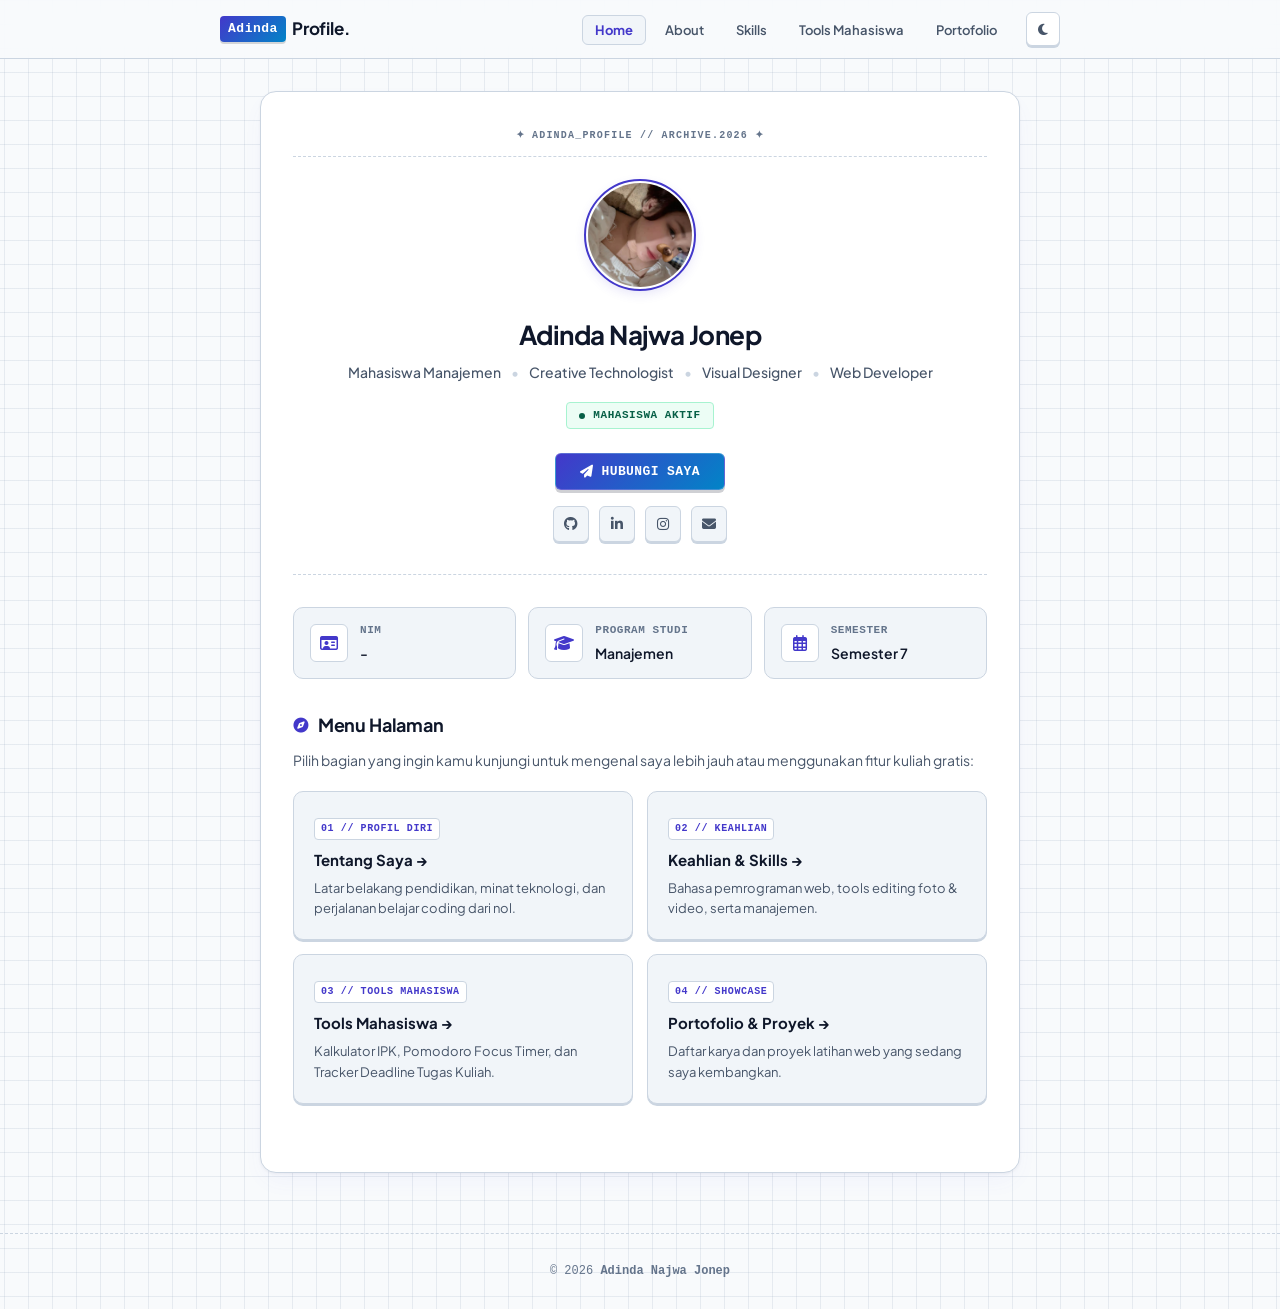
<file: index.html>
<!DOCTYPE html>
<html lang="id">

<head>
    <meta charset="UTF-8">
    <meta name="viewport" content="width=device-width, initial-scale=1.0">
    <title>Beranda - Adinda Najwa Jonep</title>

    <!-- Google Fonts: Plus Jakarta Sans -->
    <link rel="preconnect" href="https://fonts.googleapis.com">
    <link rel="preconnect" href="https://fonts.gstatic.com" crossorigin>
    <link href="https://fonts.googleapis.com/css2?family=Plus+Jakarta+Sans:wght@400;500;600;700;800&display=swap" rel="stylesheet">

    <!-- Font Awesome Icons -->
    <link rel="stylesheet" href="https://cdnjs.cloudflare.com/ajax/libs/font-awesome/6.5.1/css/all.min.css">

    <link rel="stylesheet" href="style.css">
</head>

<body>

    <!-- BACKGROUND GLOW EFFECT -->
    <div class="bg-shape shape-1"></div>
    <div class="bg-shape shape-2"></div>

    <!-- HEADER & NAVBAR -->
    <header>
        <nav class="navbar">
            <h2 class="logo"><a href="index.html" style="text-decoration:none; color:inherit;"><span class="highlight">Adinda</span> Profile.</a></h2>

            <div class="nav-right">
                <ul class="menu">
                    <li><a href="index.html" class="active">Home</a></li>
                    <li><a href="about.html">About</a></li>
                    <li><a href="skills.html">Skills</a></li>
                    <li><a href="tools.html">Tools Mahasiswa</a></li>
                    <li><a href="projects.html">Portofolio</a></li>
                </ul>

                <!-- TOMBOL TOGGLE DARK MODE -->
                <button id="theme-toggle" class="theme-btn" title="Ganti Mode Gelap/Terang" onclick="toggleTheme()">
                    <i id="theme-icon" class="fa-solid fa-moon"></i>
                </button>
            </div>
        </nav>
    </header>

    <!-- PROFIL UTAMA -->
    <main>
        <section class="profile-card">

            <!-- FOTO / INISIAL DENGAN GLOW RING -->
            <div class="avatar-wrapper">
                <img src="foto.jpg" alt="Foto Adinda Najwa" class="avatar" onerror="this.style.display='none'; document.getElementById('avatar-fallback').style.display='flex';">
                <div id="avatar-fallback" class="avatar" style="display: none;">
                    AJ
                </div>
            </div>

            <h1 translate="no">Adinda Najwa Jonep</h1>

            <p class="subtitle">
                Mahasiswa Manajemen <span class="divider">•</span> Creative Technologist <span class="divider">•</span> Visual Designer <span class="divider">•</span> Web Developer
            </p>

            <!-- STATUS BADGE DENGAN INDIKATOR BERKEDIP -->
            <div class="status-badge">
                <span class="status-dot"></span>
                Mahasiswa Aktif
            </div>

            <!-- TOMBOL AKSI & MEDSOS -->
            <div class="cta-actions">
                <button class="btn-primary" onclick="bukaModal()">
                    <i class="fa-solid fa-paper-plane"></i> Hubungi Saya
                </button>
                <div class="social-links">
                    <a href="https://github.com/awaagt" target="_blank" title="GitHub" class="social-btn"><i class="fa-brands fa-github"></i></a>
                    <a href="https://linkedin.com" target="_blank" title="LinkedIn" class="social-btn"><i class="fa-brands fa-linkedin-in"></i></a>
                    <a href="https://instagram.com/dindawng" target="_blank" title="Instagram" class="social-btn"><i class="fa-brands fa-instagram"></i></a>
                    <a href="mailto:adindanajwa28@gmail.com" title="Email" class="social-btn"><i class="fa-solid fa-envelope"></i></a>
                </div>
            </div>

            <hr class="separator">

            <!-- INFORMASI MAHASISWA DENGAN IKON -->
            <div class="information">
                <div class="info-card">
                    <div class="info-icon"><i class="fa-regular fa-id-card"></i></div>
                    <div>
                        <h3>NIM</h3>
                        <p>-</p>
                    </div>
                </div>

                <div class="info-card">
                    <div class="info-icon"><i class="fa-solid fa-graduation-cap"></i></div>
                    <div>
                        <h3>Program Studi</h3>
                        <p>Manajemen</p>
                    </div>
                </div>

                <div class="info-card">
                    <div class="info-icon"><i class="fa-regular fa-calendar-days"></i></div>
                    <div>
                        <h3>Semester</h3>
                        <p>Semester 7</p>
                    </div>
                </div>
            </div>

            <!-- JELAJAHI MENU HALAMAN LAINNYA -->
            <section class="content-section">
                <h2><i class="fa-solid fa-compass"></i> Menu Halaman</h2>
                <p class="section-desc">Pilih bagian yang ingin kamu kunjungi untuk mengenal saya lebih jauh atau menggunakan fitur kuliah gratis:</p>

                <div class="project-grid">
                    <div class="project-card">
                        <div class="project-tag">01 // Profil Diri</div>
                        <h4><a href="about.html" style="text-decoration:none; color:inherit;">Tentang Saya →</a></h4>
                        <p>Latar belakang pendidikan, minat teknologi, dan perjalanan belajar coding dari nol.</p>
                    </div>

                    <div class="project-card">
                        <div class="project-tag">02 // Keahlian</div>
                        <h4><a href="skills.html" style="text-decoration:none; color:inherit;">Keahlian & Skills →</a></h4>
                        <p>Bahasa pemrograman web, tools editing foto & video, serta manajemen.</p>
                    </div>

                    <div class="project-card">
                        <div class="project-tag">03 // Tools Mahasiswa</div>
                        <h4><a href="tools.html" style="text-decoration:none; color:inherit;">Tools Mahasiswa →</a></h4>
                        <p>Kalkulator IPK, Pomodoro Focus Timer, dan Tracker Deadline Tugas Kuliah.</p>
                    </div>

                    <div class="project-card">
                        <div class="project-tag">04 // Showcase</div>
                        <h4><a href="projects.html" style="text-decoration:none; color:inherit;">Portofolio & Proyek →</a></h4>
                        <p>Daftar karya dan proyek latihan web yang sedang saya kembangkan.</p>
                    </div>
                </div>
            </section>

        </section>
    </main>

    <!-- FOOTER -->
    <footer>
        <p>© 2026 <strong>Adinda Najwa Jonep</strong></p>
    </footer>

    <!-- MODAL POPUP KONTAK INTERAKTIF -->
    <div id="contact-modal" class="modal-backdrop" onclick="tutupModalLuar(event)">
        <div class="modal-box">
            <div class="modal-header">
                <h3><i class="fa-solid fa-address-book"></i> Hubungi Adinda</h3>
                <button class="modal-close" onclick="tutupModal()">&times;</button>
            </div>
            <div class="modal-body">
                <p>Silakan pilih media komunikasi yang paling kamu sukai:</p>
                <div class="modal-options">
                    <a href="https://wa.me/6281586945578?text=Halo%20Adinda,%20saya%20melihat%20website%20profil%20kamu!" target="_blank" class="modal-option-btn wa-btn">
                        <i class="fa-brands fa-whatsapp"></i> Chat via WhatsApp
                    </a>
                    <a href="mailto:adindanajwa28@gmail.com" class="modal-option-btn email-btn">
                        <i class="fa-solid fa-envelope"></i> Kirim Email
                    </a>
                    <button class="modal-option-btn copy-btn" onclick="salinKontak()">
                        <i class="fa-regular fa-copy"></i> <span id="copy-text">Salin Nomor WhatsApp</span>
                    </button>
                </div>
            </div>
        </div>
    </div>

    <!-- JAVASCRIPT: THEME & MODAL -->
    <script>
        // 1. FITUR TOGGLE DARK MODE (LOCALSTORAGE)
        const themeIcon = document.getElementById('theme-icon');

        if (localStorage.getItem('theme') === 'dark') {
            document.body.classList.add('dark-mode');
            themeIcon.classList.replace('fa-moon', 'fa-sun');
        }

        function toggleTheme() {
            document.body.classList.toggle('dark-mode');
            const isDark = document.body.classList.contains('dark-mode');

            if (isDark) {
                themeIcon.classList.replace('fa-moon', 'fa-sun');
                localStorage.setItem('theme', 'dark');
            } else {
                themeIcon.classList.replace('fa-sun', 'fa-moon');
                localStorage.setItem('theme', 'light');
            }
        }

        // 2. FITUR POPUP MODAL KONTAK
        const modal = document.getElementById('contact-modal');

        function bukaModal() {
            modal.classList.add('active');
        }

        function tutupModal() {
            modal.classList.remove('active');
        }

        function tutupModalLuar(e) {
            if (e.target === modal) {
                tutupModal();
            }
        }

        document.addEventListener('keydown', function(e) {
            if (e.key === 'Escape' && modal.classList.contains('active')) {
                tutupModal();
            }
        });

        // 3. FITUR SALIN NOMOR WHATSAPP KE CLIPBOARD
        function salinKontak() {
            const nomor = "081586945578";
            navigator.clipboard.writeText(nomor).then(function() {
                const copyText = document.getElementById('copy-text');
                const originalText = copyText.innerText;
                copyText.innerText = "Nomor Tersalin! ✅";
                setTimeout(function() {
                    copyText.innerText = originalText;
                }, 2000);
            });
        }
    </script>
</body>
</html>
</file>
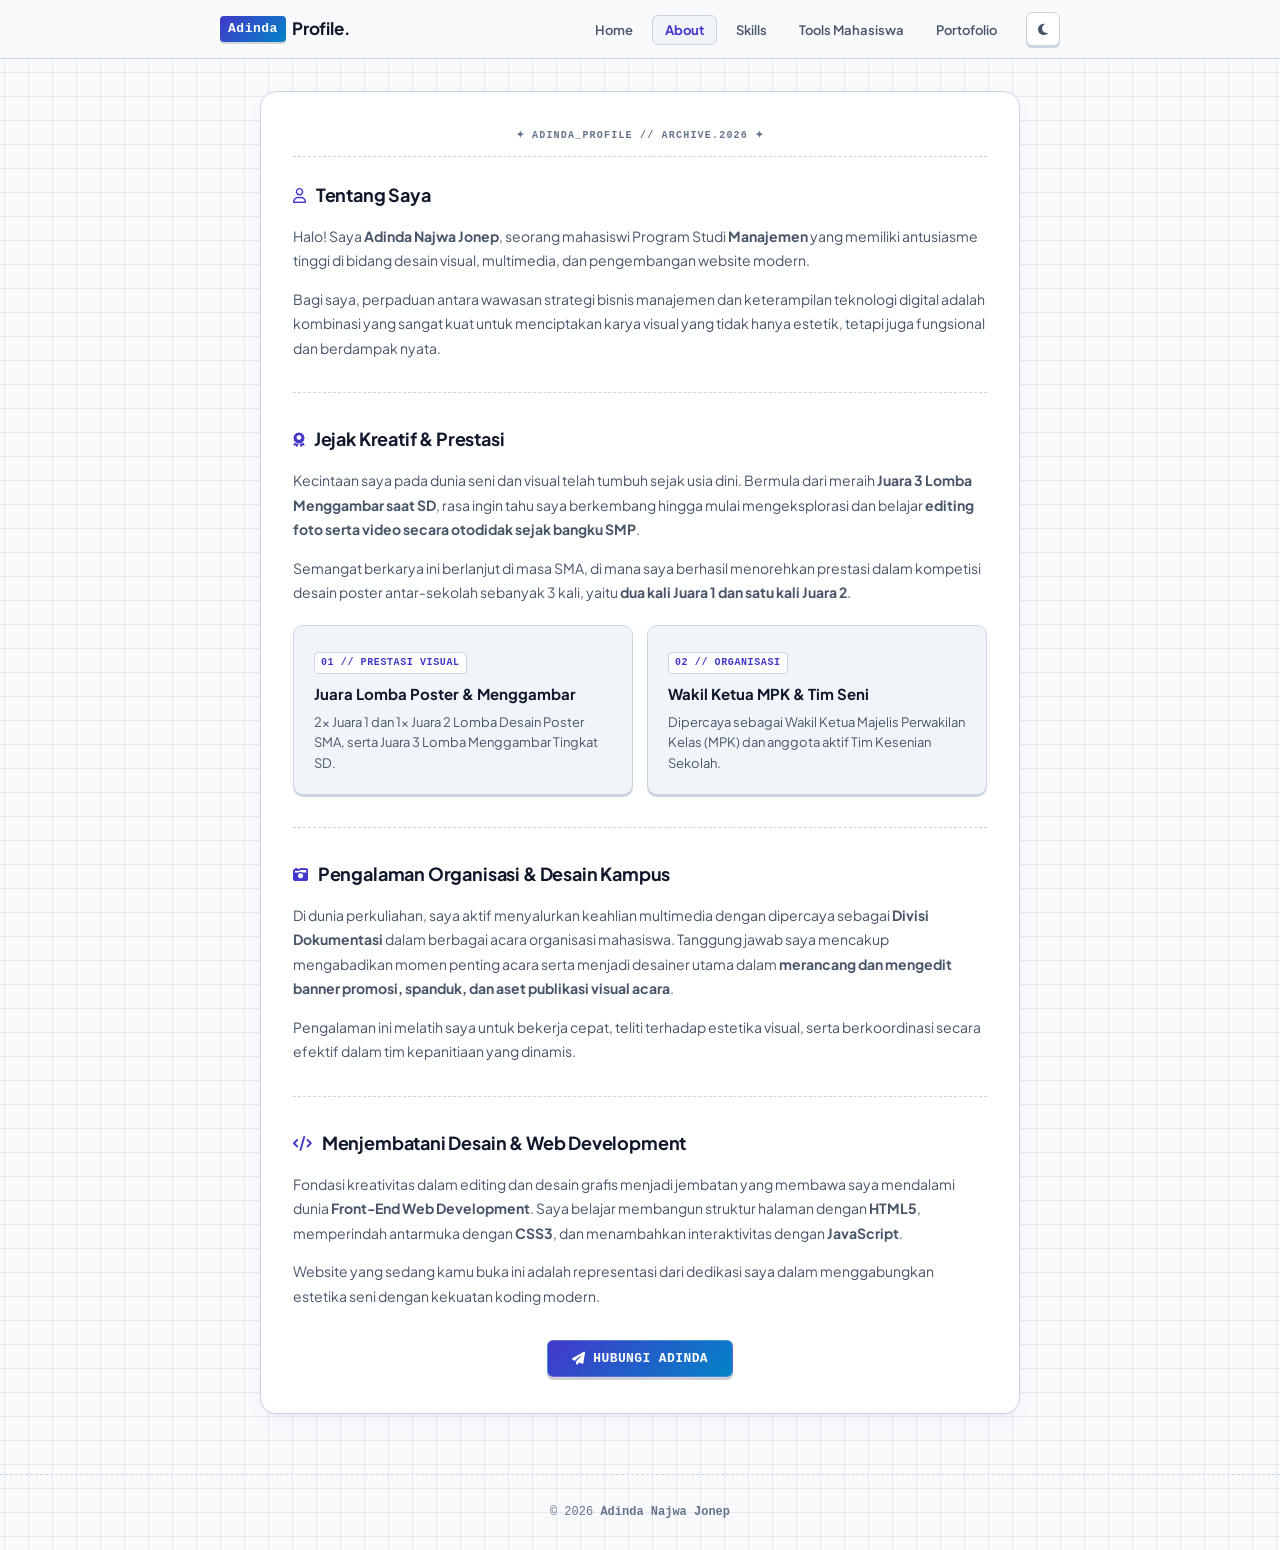
<file: about.html>
<!DOCTYPE html>
<html lang="id">

<head>
    <meta charset="UTF-8">
    <meta name="viewport" content="width=device-width, initial-scale=1.0">
    <title>Tentang Saya - Adinda Najwa Jonep</title>

    <!-- Google Fonts: Plus Jakarta Sans -->
    <link rel="preconnect" href="https://fonts.googleapis.com">
    <link rel="preconnect" href="https://fonts.gstatic.com" crossorigin>
    <link href="https://fonts.googleapis.com/css2?family=Plus+Jakarta+Sans:wght@400;500;600;700;800&display=swap" rel="stylesheet">

    <!-- Font Awesome Icons -->
    <link rel="stylesheet" href="https://cdnjs.cloudflare.com/ajax/libs/font-awesome/6.5.1/css/all.min.css">

    <link rel="stylesheet" href="style.css">
</head>

<body>

    <!-- BACKGROUND GLOW EFFECT -->
    <div class="bg-shape shape-1"></div>
    <div class="bg-shape shape-2"></div>

    <!-- HEADER & NAVBAR -->
    <header>
        <nav class="navbar">
            <h2 class="logo"><a href="index.html" style="text-decoration:none; color:inherit;"><span class="highlight">Adinda</span> Profile.</a></h2>

            <div class="nav-right">
                <ul class="menu">
                    <li><a href="index.html">Home</a></li>
                    <li><a href="about.html" class="active">About</a></li>
                    <li><a href="skills.html">Skills</a></li>
                    <li><a href="tools.html">Tools Mahasiswa</a></li>
                    <li><a href="projects.html">Portofolio</a></li>
                </ul>

                <!-- TOMBOL TOGGLE DARK MODE -->
                <button id="theme-toggle" class="theme-btn" title="Ganti Mode Gelap/Terang" onclick="toggleTheme()">
                    <i id="theme-icon" class="fa-solid fa-moon"></i>
                </button>
            </div>
        </nav>
    </header>

    <!-- KONTEN UTAMA -->
    <main>
        <section class="profile-card">

            <!-- TENTANG SAYA -->
            <div class="content-section">
                <h2><i class="fa-regular fa-user"></i> Tentang Saya</h2>
                <p>
                    Halo! Saya <strong>Adinda Najwa Jonep</strong>, seorang mahasiswi Program Studi <strong>Manajemen</strong> yang memiliki antusiasme tinggi di bidang desain visual, multimedia, dan pengembangan website modern.
                </p>
                <p style="margin-top: 14px;">
                    Bagi saya, perpaduan antara wawasan strategi bisnis manajemen dan keterampilan teknologi digital adalah kombinasi yang sangat kuat untuk menciptakan karya visual yang tidak hanya estetik, tetapi juga fungsional dan berdampak nyata.
                </p>
            </div>

            <hr class="separator">

            <!-- PERJALANAN KREATIF & PRESTASI -->
            <div class="content-section">
                <h2><i class="fa-solid fa-award"></i> Jejak Kreatif & Prestasi</h2>
                <p>
                    Kecintaan saya pada dunia seni dan visual telah tumbuh sejak usia dini. Bermula dari meraih <strong>Juara 3 Lomba Menggambar saat SD</strong>, rasa ingin tahu saya berkembang hingga mulai mengeksplorasi dan belajar <strong>editing foto serta video secara otodidak sejak bangku SMP</strong>.
                </p>
                <p style="margin-top: 14px;">
                    Semangat berkarya ini berlanjut di masa SMA, di mana saya berhasil menorehkan prestasi dalam kompetisi desain poster antar-sekolah sebanyak 3 kali, yaitu <strong>dua kali Juara 1 dan satu kali Juara 2</strong>.
                </p>

                <div class="project-grid" style="margin-top: 20px;">
                    <div class="project-card">
                        <div class="project-tag">01 // Prestasi Visual</div>
                        <h4>Juara Lomba Poster & Menggambar</h4>
                        <p>2x Juara 1 dan 1x Juara 2 Lomba Desain Poster SMA, serta Juara 3 Lomba Menggambar Tingkat SD.</p>
                    </div>

                    <div class="project-card">
                        <div class="project-tag">02 // Organisasi</div>
                        <h4>Wakil Ketua MPK & Tim Seni</h4>
                        <p>Dipercaya sebagai Wakil Ketua Majelis Perwakilan Kelas (MPK) dan anggota aktif Tim Kesenian Sekolah.</p>
                    </div>
                </div>
            </div>

            <hr class="separator">

            <!-- PENGALAMAN KAMPUS & DOKUMENTASI -->
            <div class="content-section">
                <h2><i class="fa-solid fa-camera-retro"></i> Pengalaman Organisasi & Desain Kampus</h2>
                <p>
                    Di dunia perkuliahan, saya aktif menyalurkan keahlian multimedia dengan dipercaya sebagai <strong>Divisi Dokumentasi</strong> dalam berbagai acara organisasi mahasiswa. Tanggung jawab saya mencakup mengabadikan momen penting acara serta menjadi desainer utama dalam <strong>merancang dan mengedit banner promosi, spanduk, dan aset publikasi visual acara</strong>.
                </p>
                <p style="margin-top: 14px;">
                    Pengalaman ini melatih saya untuk bekerja cepat, teliti terhadap estetika visual, serta berkoordinasi secara efektif dalam tim kepanitiaan yang dinamis.
                </p>
            </div>

            <hr class="separator">

            <!-- DARI DESAIN KE WEB DEVELOPMENT -->
            <div class="content-section">
                <h2><i class="fa-solid fa-code"></i> Menjembatani Desain & Web Development</h2>
                <p>
                    Fondasi kreativitas dalam editing dan desain grafis menjadi jembatan yang membawa saya mendalami dunia <strong>Front-End Web Development</strong>. Saya belajar membangun struktur halaman dengan <strong>HTML5</strong>, memperindah antarmuka dengan <strong>CSS3</strong>, dan menambahkan interaktivitas dengan <strong>JavaScript</strong>.
                </p>
                <p style="margin-top: 14px;">
                    Website yang sedang kamu buka ini adalah representasi dari dedikasi saya dalam menggabungkan estetika seni dengan kekuatan koding modern.
                </p>
            </div>

            <div style="margin-top: 32px; text-align: center;">
                <button class="btn-primary" onclick="bukaModal()">
                    <i class="fa-solid fa-paper-plane"></i> Hubungi Adinda
                </button>
            </div>

        </section>
    </main>

    <!-- FOOTER -->
    <footer>
        <p>© 2026 <strong>Adinda Najwa Jonep</strong></p>
    </footer>

    <!-- MODAL POPUP KONTAK INTERAKTIF -->
    <div id="contact-modal" class="modal-backdrop" onclick="tutupModalLuar(event)">
        <div class="modal-box">
            <div class="modal-header">
                <h3><i class="fa-solid fa-address-book"></i> Hubungi Adinda</h3>
                <button class="modal-close" onclick="tutupModal()">&times;</button>
            </div>
            <div class="modal-body">
                <p>Silakan pilih media komunikasi yang paling kamu sukai:</p>
                <div class="modal-options">
                    <a href="https://wa.me/6281586945578?text=Halo%20Adinda,%20saya%20melihat%20halaman%20About%20website%20kamu!" target="_blank" class="modal-option-btn wa-btn">
                        <i class="fa-brands fa-whatsapp"></i> Chat via WhatsApp
                    </a>
                    <a href="mailto:adindanajwa28@gmail.com" class="modal-option-btn email-btn">
                        <i class="fa-solid fa-envelope"></i> Kirim Email
                    </a>
                    <button class="modal-option-btn copy-btn" onclick="salinKontak()">
                        <i class="fa-regular fa-copy"></i> <span id="copy-text">Salin Nomor WhatsApp</span>
                    </button>
                </div>
            </div>
        </div>
    </div>

    <!-- JAVASCRIPT: THEME & MODAL -->
    <script>
        const themeIcon = document.getElementById('theme-icon');

        if (localStorage.getItem('theme') === 'dark') {
            document.body.classList.add('dark-mode');
            themeIcon.classList.replace('fa-moon', 'fa-sun');
        }

        function toggleTheme() {
            document.body.classList.toggle('dark-mode');
            const isDark = document.body.classList.contains('dark-mode');

            if (isDark) {
                themeIcon.classList.replace('fa-moon', 'fa-sun');
                localStorage.setItem('theme', 'dark');
            } else {
                themeIcon.classList.replace('fa-sun', 'fa-moon');
                localStorage.setItem('theme', 'light');
            }
        }

        const modal = document.getElementById('contact-modal');
        function bukaModal() { modal.classList.add('active'); }
        function tutupModal() { modal.classList.remove('active'); }
        function tutupModalLuar(e) { if (e.target === modal) tutupModal(); }

        document.addEventListener('keydown', function(e) {
            if (e.key === 'Escape' && modal.classList.contains('active')) tutupModal();
        });

        function salinKontak() {
            const nomor = "081586945578";
            navigator.clipboard.writeText(nomor).then(function() {
                const copyText = document.getElementById('copy-text');
                const originalText = copyText.innerText;
                copyText.innerText = "Nomor Tersalin! ✅";
                setTimeout(function() { copyText.innerText = originalText; }, 2000);
            });
        }
    </script>
</body>
</html>
</file>
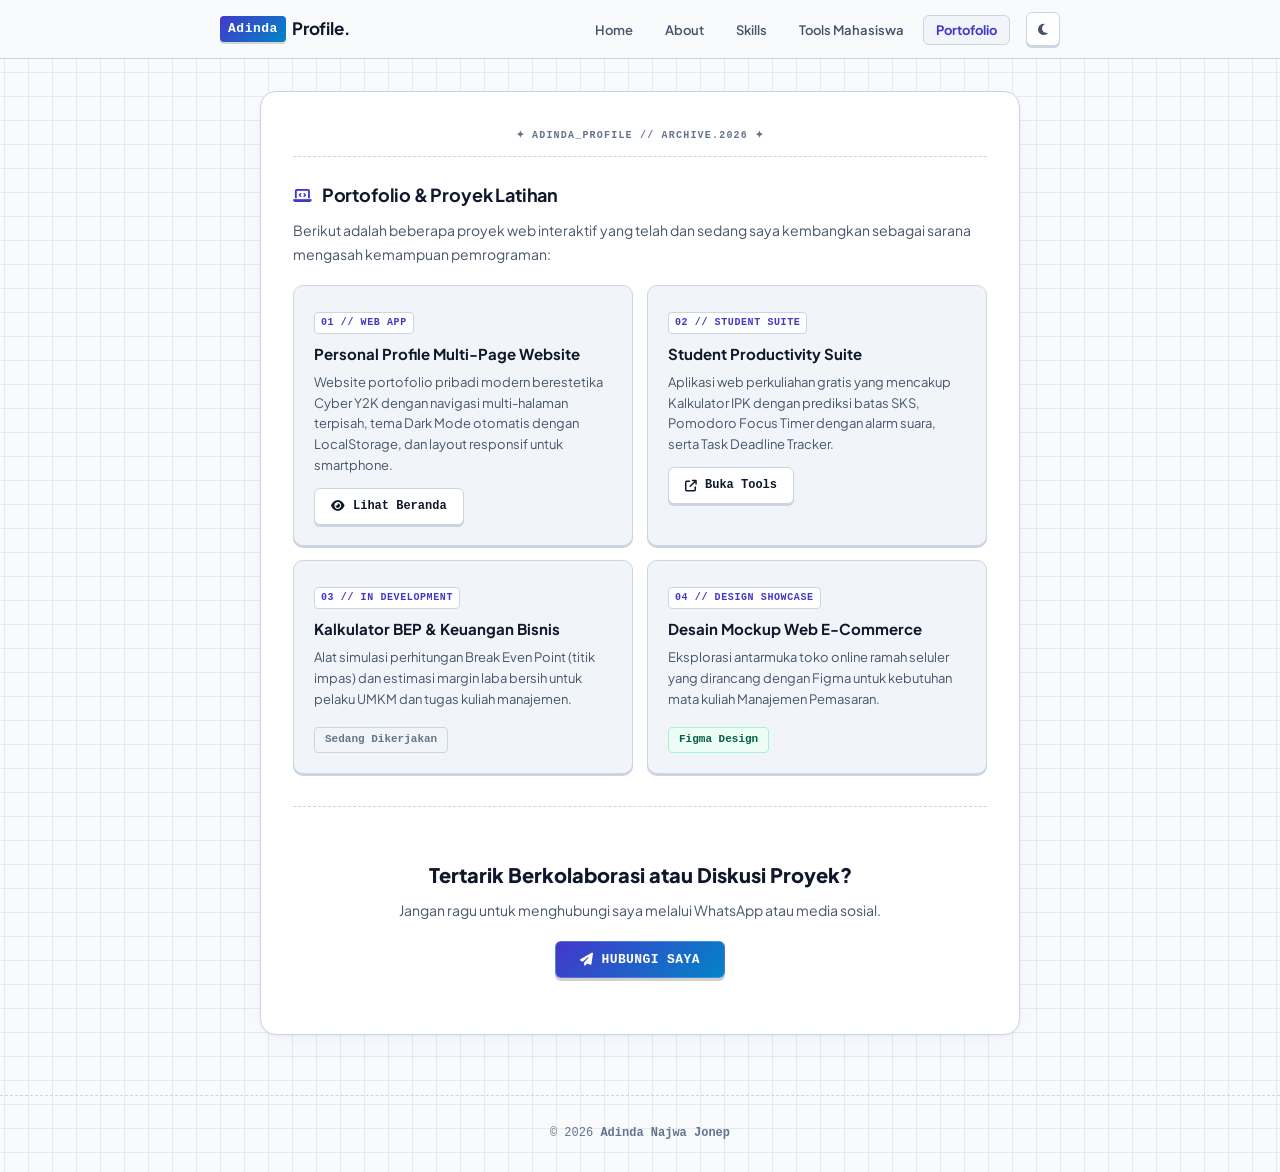
<file: projects.html>
<!DOCTYPE html>
<html lang="id">

<head>
    <meta charset="UTF-8">
    <meta name="viewport" content="width=device-width, initial-scale=1.0">
    <title>Portofolio - Adinda Najwa Jonep</title>

    <!-- Google Fonts: Plus Jakarta Sans -->
    <link rel="preconnect" href="https://fonts.googleapis.com">
    <link rel="preconnect" href="https://fonts.gstatic.com" crossorigin>
    <link href="https://fonts.googleapis.com/css2?family=Plus+Jakarta+Sans:wght@400;500;600;700;800&display=swap" rel="stylesheet">

    <!-- Font Awesome Icons -->
    <link rel="stylesheet" href="https://cdnjs.cloudflare.com/ajax/libs/font-awesome/6.5.1/css/all.min.css">

    <link rel="stylesheet" href="style.css">
</head>

<body>

    <!-- BACKGROUND GLOW EFFECT -->
    <div class="bg-shape shape-1"></div>
    <div class="bg-shape shape-2"></div>

    <!-- HEADER & NAVBAR -->
    <header>
        <nav class="navbar">
            <h2 class="logo"><a href="index.html" style="text-decoration:none; color:inherit;"><span class="highlight">Adinda</span> Profile.</a></h2>

            <div class="nav-right">
                <ul class="menu">
                    <li><a href="index.html">Home</a></li>
                    <li><a href="about.html">About</a></li>
                    <li><a href="skills.html">Skills</a></li>
                    <li><a href="tools.html">Tools Mahasiswa</a></li>
                    <li><a href="projects.html" class="active">Portofolio</a></li>
                </ul>

                <!-- TOMBOL TOGGLE DARK MODE -->
                <button id="theme-toggle" class="theme-btn" title="Ganti Mode Gelap/Terang" onclick="toggleTheme()">
                    <i id="theme-icon" class="fa-solid fa-moon"></i>
                </button>
            </div>
        </nav>
    </header>

    <!-- KONTEN UTAMA -->
    <main>
        <section class="profile-card">

            <div class="content-section">
                <h2><i class="fa-solid fa-laptop-code"></i> Portofolio & Proyek Latihan</h2>
                <p class="section-desc">Berikut adalah beberapa proyek web interaktif yang telah dan sedang saya kembangkan sebagai sarana mengasah kemampuan pemrograman:</p>

                <div class="project-grid">
                    <!-- PROYEK 1 -->
                    <div class="project-card">
                        <div class="project-tag">01 // Web App</div>
                        <h4>Personal Profile Multi-Page Website</h4>
                        <p style="margin-bottom: 12px;">Website portofolio pribadi modern berestetika Cyber Y2K dengan navigasi multi-halaman terpisah, tema Dark Mode otomatis dengan LocalStorage, dan layout responsif untuk smartphone.</p>
                        <a href="index.html" class="btn-tool-secondary" style="font-size: 12px; text-decoration: none;">
                            <i class="fa-solid fa-eye"></i> Lihat Beranda
                        </a>
                    </div>

                    <!-- PROYEK 2 -->
                    <div class="project-card">
                        <div class="project-tag">02 // Student Suite</div>
                        <h4>Student Productivity Suite</h4>
                        <p style="margin-bottom: 12px;">Aplikasi web perkuliahan gratis yang mencakup Kalkulator IPK dengan prediksi batas SKS, Pomodoro Focus Timer dengan alarm suara, serta Task Deadline Tracker.</p>
                        <a href="tools.html" class="btn-tool-secondary" style="font-size: 12px; text-decoration: none;">
                            <i class="fa-solid fa-arrow-up-right-from-square"></i> Buka Tools
                        </a>
                    </div>

                    <!-- PROYEK 3 -->
                    <div class="project-card">
                        <div class="project-tag">03 // In Development</div>
                        <h4>Kalkulator BEP & Keuangan Bisnis</h4>
                        <p style="margin-bottom: 12px;">Alat simulasi perhitungan Break Even Point (titik impas) dan estimasi margin laba bersih untuk pelaku UMKM dan tugas kuliah manajemen.</p>
                        <span class="gpa-badge" style="background:var(--card-sub-bg); color:var(--text-dim); border: 1px solid var(--border-color);">Sedang Dikerjakan</span>
                    </div>

                    <!-- PROYEK 4 -->
                    <div class="project-card">
                        <div class="project-tag">04 // Design Showcase</div>
                        <h4>Desain Mockup Web E-Commerce</h4>
                        <p style="margin-bottom: 12px;">Eksplorasi antarmuka toko online ramah seluler yang dirancang dengan Figma untuk kebutuhan mata kuliah Manajemen Pemasaran.</p>
                        <span class="gpa-badge">Figma Design</span>
                    </div>
                </div>
            </div>

            <hr class="separator">

            <div style="text-align: center; padding: 20px 0;">
                <h3 style="font-size: 20px; font-weight: 800; margin-bottom: 8px;">Tertarik Berkolaborasi atau Diskusi Proyek?</h3>
                <p style="color: var(--text-muted); font-size: 14px; margin-bottom: 20px;">Jangan ragu untuk menghubungi saya melalui WhatsApp atau media sosial.</p>
                <button class="btn-primary" onclick="bukaModal()">
                    <i class="fa-solid fa-paper-plane"></i> Hubungi Saya
                </button>
            </div>

        </section>
    </main>

    <!-- FOOTER -->
    <footer>
        <p>© 2026 <strong>Adinda Najwa Jonep</strong></p>
    </footer>

    <!-- MODAL POPUP KONTAK INTERAKTIF -->
    <div id="contact-modal" class="modal-backdrop" onclick="tutupModalLuar(event)">
        <div class="modal-box">
            <div class="modal-header">
                <h3><i class="fa-solid fa-address-book"></i> Hubungi Adinda</h3>
                <button class="modal-close" onclick="tutupModal()">&times;</button>
            </div>
            <div class="modal-body">
                <p>Silakan pilih media komunikasi yang paling kamu sukai:</p>
                <div class="modal-options">
                    <a href="https://wa.me/6281586945578?text=Halo%20Adinda,%20saya%20melihat%20halaman%20Portofolio%20kamu!" target="_blank" class="modal-option-btn wa-btn">
                        <i class="fa-brands fa-whatsapp"></i> Chat via WhatsApp
                    </a>
                    <a href="mailto:adindanajwa28@gmail.com" class="modal-option-btn email-btn">
                        <i class="fa-solid fa-envelope"></i> Kirim Email
                    </a>
                    <button class="modal-option-btn copy-btn" onclick="salinKontak()">
                        <i class="fa-regular fa-copy"></i> <span id="copy-text">Salin Nomor WhatsApp</span>
                    </button>
                </div>
            </div>
        </div>
    </div>

    <!-- JAVASCRIPT: THEME & MODAL -->
    <script>
        const themeIcon = document.getElementById('theme-icon');

        if (localStorage.getItem('theme') === 'dark') {
            document.body.classList.add('dark-mode');
            themeIcon.classList.replace('fa-moon', 'fa-sun');
        }

        function toggleTheme() {
            document.body.classList.toggle('dark-mode');
            const isDark = document.body.classList.contains('dark-mode');

            if (isDark) {
                themeIcon.classList.replace('fa-moon', 'fa-sun');
                localStorage.setItem('theme', 'dark');
            } else {
                themeIcon.classList.replace('fa-sun', 'fa-moon');
                localStorage.setItem('theme', 'light');
            }
        }

        const modal = document.getElementById('contact-modal');
        function bukaModal() { modal.classList.add('active'); }
        function tutupModal() { modal.classList.remove('active'); }
        function tutupModalLuar(e) { if (e.target === modal) tutupModal(); }

        document.addEventListener('keydown', function(e) {
            if (e.key === 'Escape' && modal.classList.contains('active')) tutupModal();
        });

        function salinKontak() {
            const nomor = "081586945578";
            navigator.clipboard.writeText(nomor).then(function() {
                const copyText = document.getElementById('copy-text');
                const originalText = copyText.innerText;
                copyText.innerText = "Nomor Tersalin! ✅";
                setTimeout(function() { copyText.innerText = originalText; }, 2000);
            });
        }
    </script>
</body>
</html>
</file>
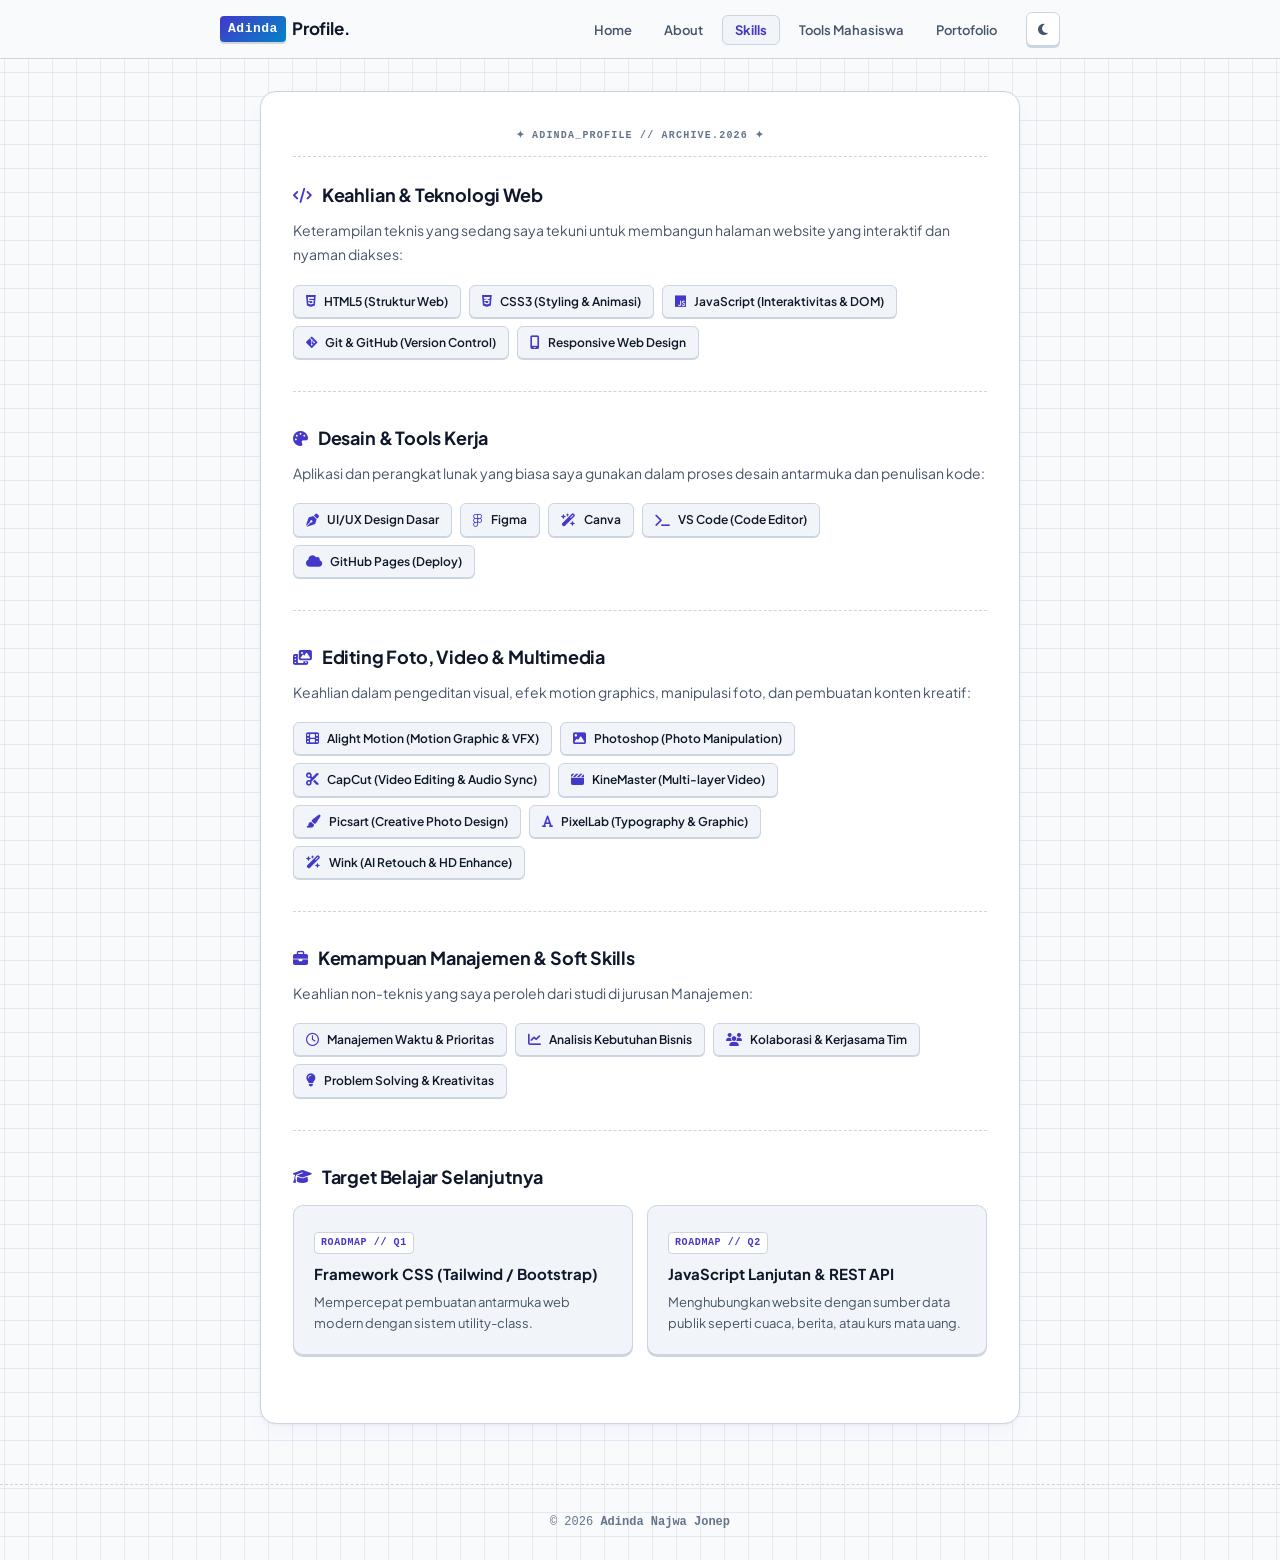
<file: skills.html>
<!DOCTYPE html>
<html lang="id">

<head>
    <meta charset="UTF-8">
    <meta name="viewport" content="width=device-width, initial-scale=1.0">
    <title>Keahlian - Adinda Najwa Jonep</title>

    <!-- Google Fonts: Plus Jakarta Sans -->
    <link rel="preconnect" href="https://fonts.googleapis.com">
    <link rel="preconnect" href="https://fonts.gstatic.com" crossorigin>
    <link href="https://fonts.googleapis.com/css2?family=Plus+Jakarta+Sans:wght@400;500;600;700;800&display=swap" rel="stylesheet">

    <!-- Font Awesome Icons -->
    <link rel="stylesheet" href="https://cdnjs.cloudflare.com/ajax/libs/font-awesome/6.5.1/css/all.min.css">

    <link rel="stylesheet" href="style.css">
</head>

<body>

    <!-- BACKGROUND GLOW EFFECT -->
    <div class="bg-shape shape-1"></div>
    <div class="bg-shape shape-2"></div>

    <!-- HEADER & NAVBAR -->
    <header>
        <nav class="navbar">
            <h2 class="logo"><a href="index.html" style="text-decoration:none; color:inherit;"><span class="highlight">Adinda</span> Profile.</a></h2>

            <div class="nav-right">
                <ul class="menu">
                    <li><a href="index.html">Home</a></li>
                    <li><a href="about.html">About</a></li>
                    <li><a href="skills.html" class="active">Skills</a></li>
                    <li><a href="tools.html">Tools Mahasiswa</a></li>
                    <li><a href="projects.html">Portofolio</a></li>
                </ul>

                <!-- TOMBOL TOGGLE DARK MODE -->
                <button id="theme-toggle" class="theme-btn" title="Ganti Mode Gelap/Terang" onclick="toggleTheme()">
                    <i id="theme-icon" class="fa-solid fa-moon"></i>
                </button>
            </div>
        </nav>
    </header>

    <!-- KONTEN UTAMA -->
    <main>
        <section class="profile-card">

            <div class="content-section">
                <h2><i class="fa-solid fa-code"></i> Keahlian & Teknologi Web</h2>
                <p class="section-desc">Keterampilan teknis yang sedang saya tekuni untuk membangun halaman website yang interaktif dan nyaman diakses:</p>
                <div class="skill-list">
                    <span class="skill-pill"><i class="fa-brands fa-html5"></i> HTML5 (Struktur Web)</span>
                    <span class="skill-pill"><i class="fa-brands fa-css3-alt"></i> CSS3 (Styling & Animasi)</span>
                    <span class="skill-pill"><i class="fa-brands fa-js"></i> JavaScript (Interaktivitas & DOM)</span>
                    <span class="skill-pill"><i class="fa-brands fa-git-alt"></i> Git & GitHub (Version Control)</span>
                    <span class="skill-pill"><i class="fa-solid fa-mobile-screen"></i> Responsive Web Design</span>
                </div>
            </div>

            <hr class="separator">

            <div class="content-section">
                <h2><i class="fa-solid fa-palette"></i> Desain & Tools Kerja</h2>
                <p class="section-desc">Aplikasi dan perangkat lunak yang biasa saya gunakan dalam proses desain antarmuka dan penulisan kode:</p>
                <div class="skill-list">
                    <span class="skill-pill"><i class="fa-solid fa-pen-nib"></i> UI/UX Design Dasar</span>
                    <span class="skill-pill"><i class="fa-brands fa-figma"></i> Figma</span>
                    <span class="skill-pill"><i class="fa-solid fa-wand-magic-sparkles"></i> Canva</span>
                    <span class="skill-pill"><i class="fa-solid fa-terminal"></i> VS Code (Code Editor)</span>
                    <span class="skill-pill"><i class="fa-solid fa-cloud"></i> GitHub Pages (Deploy)</span>
                </div>
            </div>

            <hr class="separator">

            <!-- EDITING FOTO & VIDEO -->
            <div class="content-section">
                <h2><i class="fa-solid fa-photo-film"></i> Editing Foto, Video & Multimedia</h2>
                <p class="section-desc">Keahlian dalam pengeditan visual, efek motion graphics, manipulasi foto, dan pembuatan konten kreatif:</p>
                <div class="skill-list">
                    <span class="skill-pill"><i class="fa-solid fa-film"></i> Alight Motion (Motion Graphic & VFX)</span>
                    <span class="skill-pill"><i class="fa-solid fa-image"></i> Photoshop (Photo Manipulation)</span>
                    <span class="skill-pill"><i class="fa-solid fa-scissors"></i> CapCut (Video Editing & Audio Sync)</span>
                    <span class="skill-pill"><i class="fa-solid fa-clapperboard"></i> KineMaster (Multi-layer Video)</span>
                    <span class="skill-pill"><i class="fa-solid fa-paint-brush"></i> Picsart (Creative Photo Design)</span>
                    <span class="skill-pill"><i class="fa-solid fa-font"></i> PixelLab (Typography & Graphic)</span>
                    <span class="skill-pill"><i class="fa-solid fa-wand-magic-sparkles"></i> Wink (AI Retouch & HD Enhance)</span>
                </div>
            </div>

            <hr class="separator">

            <div class="content-section">
                <h2><i class="fa-solid fa-briefcase"></i> Kemampuan Manajemen & Soft Skills</h2>
                <p class="section-desc">Keahlian non-teknis yang saya peroleh dari studi di jurusan Manajemen:</p>
                <div class="skill-list">
                    <span class="skill-pill"><i class="fa-regular fa-clock"></i> Manajemen Waktu & Prioritas</span>
                    <span class="skill-pill"><i class="fa-solid fa-chart-line"></i> Analisis Kebutuhan Bisnis</span>
                    <span class="skill-pill"><i class="fa-solid fa-users"></i> Kolaborasi & Kerjasama Tim</span>
                    <span class="skill-pill"><i class="fa-solid fa-lightbulb"></i> Problem Solving & Kreativitas</span>
                </div>
            </div>

            <hr class="separator">

            <div class="content-section">
                <h2><i class="fa-solid fa-graduation-cap"></i> Target Belajar Selanjutnya</h2>
                <div class="project-grid">
                    <div class="project-card">
                        <div class="project-tag">ROADMAP // Q1</div>
                        <h4>Framework CSS (Tailwind / Bootstrap)</h4>
                        <p>Mempercepat pembuatan antarmuka web modern dengan sistem utility-class.</p>
                    </div>

                    <div class="project-card">
                        <div class="project-tag">ROADMAP // Q2</div>
                        <h4>JavaScript Lanjutan & REST API</h4>
                        <p>Menghubungkan website dengan sumber data publik seperti cuaca, berita, atau kurs mata uang.</p>
                    </div>
                </div>
            </div>

        </section>
    </main>

    <!-- FOOTER -->
    <footer>
        <p>© 2026 <strong>Adinda Najwa Jonep</strong></p>
    </footer>

    <!-- JAVASCRIPT: THEME -->
    <script>
        const themeIcon = document.getElementById('theme-icon');

        if (localStorage.getItem('theme') === 'dark') {
            document.body.classList.add('dark-mode');
            themeIcon.classList.replace('fa-moon', 'fa-sun');
        }

        function toggleTheme() {
            document.body.classList.toggle('dark-mode');
            const isDark = document.body.classList.contains('dark-mode');

            if (isDark) {
                themeIcon.classList.replace('fa-moon', 'fa-sun');
                localStorage.setItem('theme', 'dark');
            } else {
                themeIcon.classList.replace('fa-sun', 'fa-moon');
                localStorage.setItem('theme', 'light');
            }
        }
    </script>
</body>
</html>
</file>
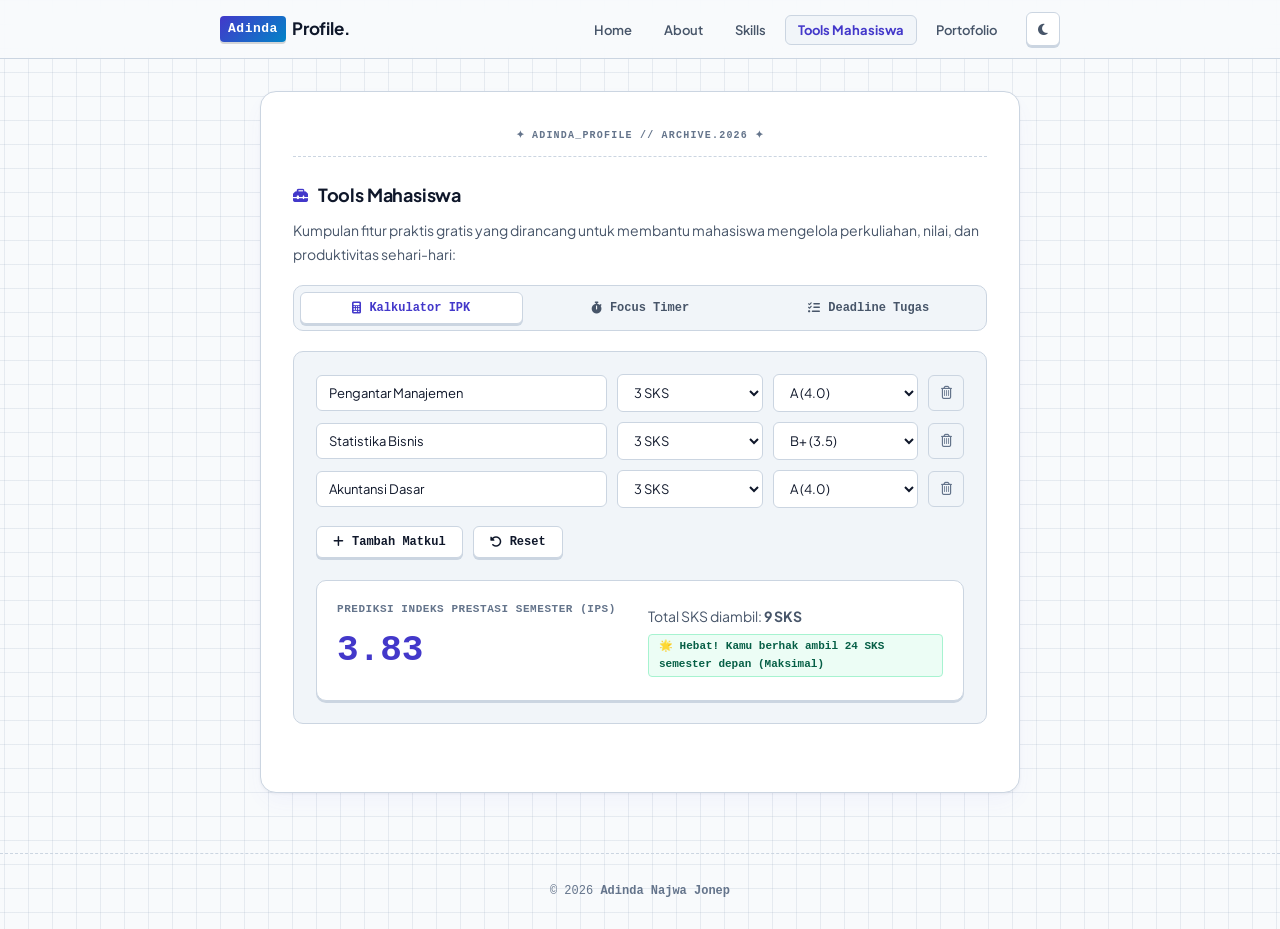
<file: tools.html>
<!DOCTYPE html>
<html lang="id">

<head>
    <meta charset="UTF-8">
    <meta name="viewport" content="width=device-width, initial-scale=1.0">
    <title>Tools Mahasiswa - Adinda Najwa Jonep</title>

    <!-- Google Fonts: Plus Jakarta Sans -->
    <link rel="preconnect" href="https://fonts.googleapis.com">
    <link rel="preconnect" href="https://fonts.gstatic.com" crossorigin>
    <link href="https://fonts.googleapis.com/css2?family=Plus+Jakarta+Sans:wght@400;500;600;700;800&display=swap" rel="stylesheet">

    <!-- Font Awesome Icons -->
    <link rel="stylesheet" href="https://cdnjs.cloudflare.com/ajax/libs/font-awesome/6.5.1/css/all.min.css">

    <link rel="stylesheet" href="style.css">
</head>

<body>

    <!-- BACKGROUND GLOW EFFECT -->
    <div class="bg-shape shape-1"></div>
    <div class="bg-shape shape-2"></div>

    <!-- HEADER & NAVBAR -->
    <header>
        <nav class="navbar">
            <h2 class="logo"><a href="index.html" style="text-decoration:none; color:inherit;"><span class="highlight">Adinda</span> Profile.</a></h2>

            <div class="nav-right">
                <ul class="menu">
                    <li><a href="index.html">Home</a></li>
                    <li><a href="about.html">About</a></li>
                    <li><a href="skills.html">Skills</a></li>
                    <li><a href="tools.html" class="active">Tools Mahasiswa</a></li>
                    <li><a href="projects.html">Portofolio</a></li>
                </ul>

                <!-- TOMBOL TOGGLE DARK MODE -->
                <button id="theme-toggle" class="theme-btn" title="Ganti Mode Gelap/Terang" onclick="toggleTheme()">
                    <i id="theme-icon" class="fa-solid fa-moon"></i>
                </button>
            </div>
        </nav>
    </header>

    <!-- KONTEN UTAMA -->
    <main>
        <section class="profile-card">

            <div class="content-section">
                <h2><i class="fa-solid fa-toolbox"></i> Tools Mahasiswa</h2>
                <p class="section-desc">Kumpulan fitur praktis gratis yang dirancang untuk membantu mahasiswa mengelola perkuliahan, nilai, dan produktivitas sehari-hari:</p>

                <!-- TAB NAVIGATION -->
                <div class="tools-tab-nav">
                    <button id="tab-btn-gpa" class="tool-tab-btn active" onclick="switchToolTab('gpa')">
                        <i class="fa-solid fa-calculator"></i> Kalkulator IPK
                    </button>
                    <button id="tab-btn-pomodoro" class="tool-tab-btn" onclick="switchToolTab('pomodoro')">
                        <i class="fa-solid fa-stopwatch"></i> Focus Timer
                    </button>
                    <button id="tab-btn-tasks" class="tool-tab-btn" onclick="switchToolTab('tasks')">
                        <i class="fa-solid fa-list-check"></i> Deadline Tugas
                    </button>
                </div>

                <!-- TOOL 1: KALKULATOR IPK -->
                <div id="tool-gpa" class="tool-tab-content active">
                    <div class="gpa-card">
                        <div id="course-list" class="course-list">
                            <!-- Course rows dinamis -->
                        </div>
                        <div class="gpa-actions">
                            <button class="btn-tool-secondary" onclick="tambahMatkul()">
                                <i class="fa-solid fa-plus"></i> Tambah Matkul
                            </button>
                            <button class="btn-tool-secondary" onclick="resetMatkul()">
                                <i class="fa-solid fa-rotate-left"></i> Reset
                            </button>
                        </div>
                        <div class="gpa-summary">
                            <div class="gpa-result-box">
                                <h4>Prediksi Indeks Prestasi Semester (IPS)</h4>
                                <div id="gpa-score" class="gpa-score">3.83</div>
                            </div>
                            <div class="gpa-details">
                                <p>Total SKS diambil: <strong id="total-sks">9 SKS</strong></p>
                                <div id="sks-limit-badge" class="gpa-badge">
                                    🌟 Kamu berhak ambil 24 SKS semester depan!
                                </div>
                            </div>
                        </div>
                    </div>
                </div>

                <!-- TOOL 2: POMODORO FOCUS TIMER -->
                <div id="tool-pomodoro" class="tool-tab-content">
                    <div class="pomodoro-card">
                        <div class="timer-modes">
                            <button id="mode-pomodoro" class="timer-mode-btn active" onclick="setTimerMode('pomodoro', 25)">Fokus (25m)</button>
                            <button id="mode-short" class="timer-mode-btn" onclick="setTimerMode('short', 5)">Istirahat (5m)</button>
                            <button id="mode-long" class="timer-mode-btn" onclick="setTimerMode('long', 15)">Istirahat Panjang (15m)</button>
                        </div>
                        <div id="timer-display" class="timer-display">25:00</div>
                        <div class="timer-controls">
                            <button id="btn-timer-start" class="btn-primary" onclick="toggleTimer()">
                                <i class="fa-solid fa-play"></i> Mulai
                            </button>
                            <button class="btn-tool-secondary" onclick="resetTimer()">
                                <i class="fa-solid fa-arrow-rotate-right"></i> Reset
                            </button>
                        </div>
                        <p class="timer-quote">"Fokus 25 menit tanpa distraksi HP untuk hasil belajar maksimal."</p>
                    </div>
                </div>

                <!-- TOOL 3: TRACKER DEADLINE TUGAS -->
                <div id="tool-tasks" class="tool-tab-content">
                    <div class="tasks-card">
                        <form id="task-form" class="task-form" onsubmit="tambahTugas(event)">
                            <input type="text" id="task-course" class="tool-input" placeholder="Mata Kuliah (misal: Manajemen)" required>
                            <input type="text" id="task-name" class="tool-input" placeholder="Judul Tugas (misal: Makalah Bab 3)" required>
                            <input type="date" id="task-date" class="tool-input" required>
                            <button type="submit" class="btn-primary">
                                <i class="fa-solid fa-plus"></i> Tambah
                            </button>
                        </form>
                        <div id="task-list" class="task-list">
                            <!-- Tasks dari LocalStorage -->
                        </div>
                    </div>
                </div>
            </div>

        </section>
    </main>

    <!-- FOOTER -->
    <footer>
        <p>© 2026 <strong>Adinda Najwa Jonep</strong></p>
    </footer>

    <!-- JAVASCRIPT: THEME & TOOLS LOGIC -->
    <script>
        // 1. FITUR THEME DARK MODE
        const themeIcon = document.getElementById('theme-icon');

        if (localStorage.getItem('theme') === 'dark') {
            document.body.classList.add('dark-mode');
            themeIcon.classList.replace('fa-moon', 'fa-sun');
        }

        function toggleTheme() {
            document.body.classList.toggle('dark-mode');
            const isDark = document.body.classList.contains('dark-mode');

            if (isDark) {
                themeIcon.classList.replace('fa-moon', 'fa-sun');
                localStorage.setItem('theme', 'dark');
            } else {
                themeIcon.classList.replace('fa-sun', 'fa-moon');
                localStorage.setItem('theme', 'light');
            }
        }

        // 2. TAB SWITCHER
        function switchToolTab(tabKey) {
            document.querySelectorAll('.tool-tab-btn').forEach(btn => btn.classList.remove('active'));
            document.querySelectorAll('.tool-tab-content').forEach(content => content.classList.remove('active'));

            document.getElementById('tab-btn-' + tabKey).classList.add('active');
            document.getElementById('tool-' + tabKey).classList.add('active');
        }

        // 3. KALKULATOR IPK
        let courses = [
            { name: "Pengantar Manajemen", sks: 3, grade: 4.0 },
            { name: "Statistika Bisnis", sks: 3, grade: 3.5 },
            { name: "Akuntansi Dasar", sks: 3, grade: 4.0 }
        ];

        function renderCourses() {
            const courseListEl = document.getElementById('course-list');
            if (!courseListEl) return;
            courseListEl.innerHTML = '';

            courses.forEach((c, idx) => {
                const row = document.createElement('div');
                row.className = 'course-row';
                row.innerHTML = `
                    <input type="text" class="tool-input" placeholder="Nama Mata Kuliah" value="${c.name}" oninput="updateCourse(${idx}, 'name', this.value)">
                    <select class="tool-select" onchange="updateCourse(${idx}, 'sks', parseFloat(this.value))">
                        <option value="1" ${c.sks === 1 ? 'selected' : ''}>1 SKS</option>
                        <option value="2" ${c.sks === 2 ? 'selected' : ''}>2 SKS</option>
                        <option value="3" ${c.sks === 3 ? 'selected' : ''}>3 SKS</option>
                        <option value="4" ${c.sks === 4 ? 'selected' : ''}>4 SKS</option>
                        <option value="6" ${c.sks === 6 ? 'selected' : ''}>6 SKS</option>
                    </select>
                    <select class="tool-select" onchange="updateCourse(${idx}, 'grade', parseFloat(this.value))">
                        <option value="4.0" ${c.grade === 4.0 ? 'selected' : ''}>A (4.0)</option>
                        <option value="3.75" ${c.grade === 3.75 ? 'selected' : ''}>A- (3.75)</option>
                        <option value="3.5" ${c.grade === 3.5 ? 'selected' : ''}>B+ (3.5)</option>
                        <option value="3.0" ${c.grade === 3.0 ? 'selected' : ''}>B (3.0)</option>
                        <option value="2.75" ${c.grade === 2.75 ? 'selected' : ''}>B- (2.75)</option>
                        <option value="2.5" ${c.grade === 2.5 ? 'selected' : ''}>C+ (2.5)</option>
                        <option value="2.0" ${c.grade === 2.0 ? 'selected' : ''}>C (2.0)</option>
                        <option value="1.0" ${c.grade === 1.0 ? 'selected' : ''}>D (1.0)</option>
                        <option value="0.0" ${c.grade === 0.0 ? 'selected' : ''}>E (0.0)</option>
                    </select>
                    <button class="btn-delete-course" title="Hapus Matkul" onclick="hapusMatkul(${idx})">
                        <i class="fa-regular fa-trash-can"></i>
                    </button>
                `;
                courseListEl.appendChild(row);
            });

            calculateGPA();
        }

        function updateCourse(index, field, value) {
            courses[index][field] = value;
            calculateGPA();
        }

        function tambahMatkul() {
            courses.push({ name: "", sks: 3, grade: 4.0 });
            renderCourses();
        }

        function hapusMatkul(index) {
            if (courses.length <= 1) {
                alert("Minimal harus ada 1 mata kuliah.");
                return;
            }
            courses.splice(index, 1);
            renderCourses();
        }

        function resetMatkul() {
            courses = [
                { name: "Pengantar Manajemen", sks: 3, grade: 4.0 },
                { name: "Statistika Bisnis", sks: 3, grade: 3.5 },
                { name: "Akuntansi Dasar", sks: 3, grade: 4.0 }
            ];
            renderCourses();
        }

        function calculateGPA() {
            let totalSks = 0;
            let totalBobot = 0;

            courses.forEach(c => {
                totalSks += c.sks;
                totalBobot += (c.sks * c.grade);
            });

            const ips = totalSks > 0 ? (totalBobot / totalSks).toFixed(2) : "0.00";
            document.getElementById('gpa-score').innerText = ips;
            document.getElementById('total-sks').innerText = totalSks + " SKS";

            const badgeEl = document.getElementById('sks-limit-badge');
            const ipsNum = parseFloat(ips);

            if (ipsNum >= 3.00) {
                badgeEl.innerText = "🌟 Hebat! Kamu berhak ambil 24 SKS semester depan (Maksimal)";
            } else if (ipsNum >= 2.50) {
                badgeEl.innerText = "👍 Bagus! Kamu berhak ambil 21 SKS semester depan";
            } else if (ipsNum >= 2.00) {
                badgeEl.innerText = "⚠️ Jatah semester depan: 18 SKS (Perlu evaluasi belajar)";
            } else {
                badgeEl.innerText = "❗ Jatah semester depan: 15 SKS (Harap konsultasi dosen PA)";
            }
        }

        // 4. POMODORO TIMER
        let timerSeconds = 25 * 60;
        let timerInterval = null;
        let isTimerRunning = false;
        let currentModeMinutes = 25;

        function updateTimerDisplay() {
            const mins = Math.floor(timerSeconds / 60);
            const secs = timerSeconds % 60;
            document.getElementById('timer-display').innerText = 
                `${mins.toString().padStart(2, '0')}:${secs.toString().padStart(2, '0')}`;
        }

        function setTimerMode(modeKey, minutes) {
            clearInterval(timerInterval);
            isTimerRunning = false;
            document.getElementById('btn-timer-start').innerHTML = '<i class="fa-solid fa-play"></i> Mulai';

            document.querySelectorAll('.timer-mode-btn').forEach(b => b.classList.remove('active'));
            document.getElementById('mode-' + modeKey).classList.add('active');

            currentModeMinutes = minutes;
            timerSeconds = minutes * 60;
            updateTimerDisplay();
        }

        function toggleTimer() {
            const startBtn = document.getElementById('btn-timer-start');
            if (isTimerRunning) {
                clearInterval(timerInterval);
                isTimerRunning = false;
                startBtn.innerHTML = '<i class="fa-solid fa-play"></i> Lanjutkan';
            } else {
                isTimerRunning = true;
                startBtn.innerHTML = '<i class="fa-solid fa-pause"></i> Jeda';
                timerInterval = setInterval(() => {
                    if (timerSeconds > 0) {
                        timerSeconds--;
                        updateTimerDisplay();
                    } else {
                        clearInterval(timerInterval);
                        isTimerRunning = false;
                        startBtn.innerHTML = '<i class="fa-solid fa-play"></i> Mulai';
                        bunyikanBel();
                        alert("Waktu sesi selesai! Istirahatlah sejenak.");
                    }
                }, 1000);
            }
        }

        function resetTimer() {
            clearInterval(timerInterval);
            isTimerRunning = false;
            document.getElementById('btn-timer-start').innerHTML = '<i class="fa-solid fa-play"></i> Mulai';
            timerSeconds = currentModeMinutes * 60;
            updateTimerDisplay();
        }

        function bunyikanBel() {
            try {
                const ctx = new (window.AudioContext || window.webkitAudioContext)();
                const osc = ctx.createOscillator();
                const gain = ctx.createGain();
                osc.type = 'sine';
                osc.frequency.setValueAtTime(587.33, ctx.currentTime);
                gain.gain.setValueAtTime(0.3, ctx.currentTime);
                gain.gain.exponentialRampToValueAtTime(0.01, ctx.currentTime + 1);
                osc.connect(gain);
                gain.connect(ctx.destination);
                osc.start();
                osc.stop(ctx.currentTime + 1);
            } catch (e) {
                console.log("Audio not supported");
            }
        }

        // 5. TRACKER DEADLINE TUGAS (LOCALSTORAGE)
        let studentTasks = JSON.parse(localStorage.getItem('student_tasks')) || [
            { id: 1, course: "Manajemen", title: "Makalah Analisis SWOT Perusahaan", date: "2026-11-28", completed: false }
        ];

        function renderTasks() {
            const listEl = document.getElementById('task-list');
            if (!listEl) return;
            listEl.innerHTML = '';

            if (studentTasks.length === 0) {
                listEl.innerHTML = '<div class="task-empty"><i class="fa-regular fa-calendar-check" style="font-size: 28px; margin-bottom: 8px; display:block;"></i>Belum ada tugas tercatat. Tambahkan tugas kuliahmu di atas!</div>';
                return;
            }

            const today = new Date();
            today.setHours(0, 0, 0, 0);

            studentTasks.forEach(task => {
                const taskDate = new Date(task.date);
                taskDate.setHours(0, 0, 0, 0);
                const diffTime = taskDate - today;
                const diffDays = Math.ceil(diffTime / (1000 * 60 * 60 * 24));

                let badgeClass = 'deadline-safe';
                let badgeText = `📅 Sisa ${diffDays} Hari`;

                if (diffDays < 0) {
                    badgeClass = 'deadline-urgent';
                    badgeText = '⚠️ Terlewat';
                } else if (diffDays === 0) {
                    badgeClass = 'deadline-urgent';
                    badgeText = '🚨 Deadline Hari Ini!';
                } else if (diffDays === 1) {
                    badgeClass = 'deadline-urgent';
                    badgeText = '⏳ Besok Deadline!';
                } else if (diffDays <= 3) {
                    badgeClass = 'deadline-soon';
                    badgeText = `⚡ Sisa ${diffDays} Hari`;
                }

                const item = document.createElement('div');
                item.className = `task-item ${task.completed ? 'completed' : ''}`;
                item.innerHTML = `
                    <div class="task-info-left">
                        <input type="checkbox" class="task-check" ${task.completed ? 'checked' : ''} onchange="toggleTaskDone(${task.id})">
                        <div>
                            <span class="task-course-badge">${task.course}</span>
                            <div class="task-title">${task.title}</div>
                        </div>
                    </div>
                    <div class="task-meta-right">
                        <span class="deadline-badge ${badgeClass}">${badgeText}</span>
                        <button class="btn-delete-task" title="Hapus Tugas" onclick="hapusTugas(${task.id})">
                            <i class="fa-solid fa-trash-can"></i>
                        </button>
                    </div>
                `;
                listEl.appendChild(item);
            });
        }

        function tambahTugas(e) {
            e.preventDefault();
            const course = document.getElementById('task-course').value.trim();
            const name = document.getElementById('task-name').value.trim();
            const date = document.getElementById('task-date').value;

            if (!course || !name || !date) return;

            studentTasks.push({
                id: Date.now(),
                course: course,
                title: name,
                date: date,
                completed: false
            });

            localStorage.setItem('student_tasks', JSON.stringify(studentTasks));
            document.getElementById('task-form').reset();
            renderTasks();
        }

        function toggleTaskDone(id) {
            studentTasks = studentTasks.map(t => t.id === id ? { ...t, completed: !t.completed } : t);
            localStorage.setItem('student_tasks', JSON.stringify(studentTasks));
            renderTasks();
        }

        function hapusTugas(id) {
            studentTasks = studentTasks.filter(t => t.id !== id);
            localStorage.setItem('student_tasks', JSON.stringify(studentTasks));
            renderTasks();
        }

        renderCourses();
        renderTasks();
    </script>
</body>
</html>
</file>
<file: style.css>
/* ==========================================================================
   UNSLOPPED Y2K STYLESHEET - ADINDA NAJWA JONEP
   Aesthetic: Authentic Cyber Y2K / Millennium Digital Archive
   Craft: Strict 4px Grid, Titanium & Holographic Chrome Accents, Monospace Meta,
          Tactile Borders, and High-Contrast Deliberate Typography.
   ========================================================================== */

/* 1. VARIABEL TEMA & Y2K DESIGN TOKENS */
:root {
    /* Y2K Chromatic & Titanium Palette (Light Mode) */
    --primary: #4338ca;                  /* Deep Indigo Cyber */
    --primary-light: #6366f1;
    --primary-hover: #3730a3;
    --accent-cyan: #0284c7;              /* Millennium Sky */
    --accent-lilac: #7e22ce;             /* Retro Lilac */
    --accent-pink: #db2777;              /* Cyber Pink */
    
    --text-dark: #0f172a;                /* Deep Obsidian */
    --text-muted: #475569;               /* Slate Neutral */
    --text-dim: #64748b;                 /* Muted Meta */
    
    --bg-page: #f8fafc;                  /* Titanium Ice Canvas */
    --grid-line: rgba(148, 163, 184, 0.18); /* Blueprint Millimeter Grid */
    
    --card-bg: #ffffff;                  /* Pearl Surface */
    --card-sub-bg: #f1f5f9;              /* Recessed Well Surface */
    --nav-bg: rgba(248, 250, 252, 0.92);
    
    --border-color: #cbd5e1;             /* Sharp 1px Y2K Frame */
    --border-subtle: #e2e8f0;
    --border-highlight: #6366f1;
    
    --icon-bg: #e0e7ff;
    --status-bg: #ecfdf5;
    --status-color: #065f46;
    --status-border: #a7f3d0;
    --social-bg: #f1f5f9;
    
    --radius-lg: 16px;
    --radius-md: 10px;
    --radius-sm: 6px;
    --radius-pill: 999px;
    
    --shadow-y2k: 0 4px 0 0 #cbd5e1;
    --shadow-card: 0 1px 3px rgba(15, 23, 42, 0.05), 0 10px 25px -5px rgba(99, 102, 241, 0.06);
    --font-mono: 'SF Mono', 'Fira Code', 'Consolas', 'Courier New', monospace;
}

/* TEMA GELAP (DARK MODE - CYBER SLATE & NEON CHROME) */
body.dark-mode {
    --primary: #818cf8;
    --primary-light: #a5b4fc;
    --primary-hover: #6366f1;
    --accent-cyan: #38bdf8;
    --accent-lilac: #c084fc;
    --accent-pink: #f472b6;
    
    --text-dark: #f8fafc;
    --text-muted: #94a3b8;
    --text-dim: #64748b;
    
    --bg-page: #0a0d14;                  /* Deep Cyber Void */
    --grid-line: rgba(99, 102, 241, 0.07);
    
    --card-bg: #111622;                  /* Dark Titanium */
    --card-sub-bg: #0c101a;              /* Inset Console */
    --nav-bg: rgba(10, 13, 20, 0.92);
    
    --border-color: #1e293b;
    --border-subtle: #172033;
    --border-highlight: #818cf8;
    
    --icon-bg: #1e1e38;
    --status-bg: rgba(6, 95, 70, 0.25);
    --status-color: #34d399;
    --status-border: rgba(52, 211, 153, 0.3);
    --social-bg: #141b2d;
    
    --shadow-y2k: 0 4px 0 0 #1e293b;
    --shadow-card: 0 1px 3px rgba(0, 0, 0, 0.5), 0 10px 25px -5px rgba(0, 0, 0, 0.4);
}

/* 2. BASE RESETS & RETRO GRID CANVAS */
* {
    margin: 0;
    padding: 0;
    box-sizing: border-box;
}

html {
    scroll-behavior: smooth;
}

body {
    font-family: 'Plus Jakarta Sans', -apple-system, BlinkMacSystemFont, sans-serif;
    background-color: var(--bg-page);
    color: var(--text-dark);
    position: relative;
    overflow-x: hidden;
    line-height: 1.6;
    transition: background-color 0.2s ease, color 0.2s ease;
    
    /* Authentic Y2K Millimeter Blueprint Grid */
    background-image: 
        linear-gradient(to right, var(--grid-line) 1px, transparent 1px),
        linear-gradient(to bottom, var(--grid-line) 1px, transparent 1px);
    background-size: 24px 24px;
    background-position: center top;
}

/* Hide lazy blurred glow blobs */
.bg-shape {
    display: none !important;
}

/* 3. NAVBAR & RETRO CYBER HEADER */
header {
    background-color: var(--nav-bg);
    backdrop-filter: blur(12px);
    position: sticky;
    top: 0;
    z-index: 100;
    border-bottom: 1px solid var(--border-color);
    transition: background-color 0.2s ease, border-color 0.2s ease;
}

.navbar {
    max-width: 880px;
    margin: auto;
    padding: 12px 20px;
    display: flex;
    justify-content: space-between;
    align-items: center;
}

.logo {
    font-size: 17px;
    font-weight: 700;
    letter-spacing: -0.01em;
    display: flex;
    align-items: center;
    gap: 8px;
}

.logo a {
    display: inline-flex;
    align-items: center;
    gap: 6px;
    text-decoration: none;
    color: var(--text-dark);
}

/* Y2K Logo Badge: Clean metallic outline with retro star */
.logo .highlight {
    background: linear-gradient(135deg, var(--primary), var(--accent-cyan));
    color: #ffffff;
    padding: 3px 8px;
    border-radius: 4px;
    font-size: 13px;
    font-family: var(--font-mono);
    letter-spacing: 0.04em;
    box-shadow: 0 2px 0 0 rgba(0, 0, 0, 0.15);
}

.nav-right {
    display: flex;
    align-items: center;
    gap: 16px;
}

.menu {
    display: flex;
    gap: 6px;
    list-style: none;
}

.menu a {
    text-decoration: none;
    color: var(--text-muted);
    font-weight: 600;
    font-size: 13px;
    padding: 6px 12px;
    border-radius: var(--radius-sm);
    border: 1px solid transparent;
    transition: all 0.15s ease;
}

.menu a:hover {
    color: var(--text-dark);
    background-color: var(--card-sub-bg);
    border-color: var(--border-color);
}

.menu a.active {
    color: var(--primary);
    background-color: var(--card-sub-bg);
    border-color: var(--border-color);
    font-weight: 700;
}

body.dark-mode .menu a.active {
    color: var(--accent-cyan);
    border-color: var(--border-color);
}

/* THEME TOGGLE BUTTON (Y2K Mini Controller) */
.theme-btn {
    background: var(--card-bg);
    border: 1px solid var(--border-color);
    color: var(--text-muted);
    width: 34px;
    height: 34px;
    border-radius: var(--radius-sm);
    cursor: pointer;
    display: flex;
    align-items: center;
    justify-content: center;
    font-size: 13px;
    box-shadow: 0 2px 0 0 var(--border-color);
    transition: all 0.15s ease;
}

.theme-btn:hover {
    color: var(--text-dark);
    border-color: var(--primary);
    transform: translateY(-1px);
}

.theme-btn:active {
    transform: translateY(1px);
    box-shadow: none;
}

/* 4. MAIN CONTAINER */
main {
    max-width: 800px;
    margin: 32px auto 60px;
    padding: 0 20px;
}

/* 5. PROFILE CARD (Authentic Y2K Window Frame) */
.profile-card {
    background-color: var(--card-bg);
    padding: 36px 32px;
    border-radius: var(--radius-lg);
    box-shadow: var(--shadow-card);
    border: 1px solid var(--border-color);
    text-align: center;
    position: relative;
    transition: background-color 0.2s ease, border-color 0.2s ease;
}

/* Subtle Y2K Window Titlebar Accents */
.profile-card::before {
    content: "✦ ADINDA_PROFILE // ARCHIVE.2026 ✦";
    display: block;
    font-family: var(--font-mono);
    font-size: 10px;
    font-weight: 600;
    color: var(--text-dim);
    letter-spacing: 0.12em;
    margin-bottom: 24px;
    padding-bottom: 12px;
    border-bottom: 1px dashed var(--border-color);
}

/* AVATAR DENGAN FRAME Y2K RETRO */
.avatar-wrapper {
    display: inline-block;
    margin-bottom: 18px;
    position: relative;
}

.avatar {
    width: 108px;
    height: 108px;
    border-radius: 50%;
    object-fit: cover;
    border: 2px solid var(--card-bg);
    outline: 2px solid var(--primary);
    box-shadow: 0 4px 12px rgba(67, 56, 202, 0.15);
    display: block;
    transition: transform 0.2s ease, outline-color 0.2s ease;
}

div.avatar {
    background: linear-gradient(135deg, var(--primary), var(--accent-cyan));
    color: #ffffff;
    display: flex;
    justify-content: center;
    align-items: center;
    font-size: 32px;
    font-weight: 700;
    font-family: var(--font-mono);
}

.avatar:hover {
    outline-color: var(--accent-pink);
    transform: scale(1.02);
}

/* HEADING & SUBTITLE */
.profile-card h1 {
    font-size: 26px;
    font-weight: 700;
    color: var(--text-dark);
    margin-bottom: 6px;
    letter-spacing: -0.02em;
}

.subtitle {
    color: var(--text-muted);
    font-size: 14px;
    margin-bottom: 16px;
    font-weight: 500;
}

.subtitle .divider {
    color: var(--border-color);
    margin: 0 8px;
}

body.dark-mode .subtitle .divider {
    color: #334155;
}

/* STATUS BADGE (Y2K Retro System Tag) */
.status-badge {
    display: inline-flex;
    align-items: center;
    gap: 8px;
    background-color: var(--status-bg);
    color: var(--status-color);
    padding: 4px 12px;
    border-radius: 4px;
    font-family: var(--font-mono);
    font-size: 11px;
    font-weight: 600;
    letter-spacing: 0.05em;
    border: 1px solid var(--status-border);
    margin-bottom: 24px;
    text-transform: uppercase;
}

.status-dot {
    width: 6px;
    height: 6px;
    background-color: currentColor;
    border-radius: 50%;
}

/* TOMBOL AKSI & MEDSOS */
.cta-actions {
    display: flex;
    flex-direction: column;
    align-items: center;
    gap: 16px;
    margin-bottom: 12px;
}

.btn-primary {
    display: inline-flex;
    align-items: center;
    gap: 8px;
    background: linear-gradient(135deg, var(--primary), var(--accent-cyan));
    color: #ffffff;
    padding: 10px 24px;
    font-size: 13px;
    font-weight: 600;
    font-family: var(--font-mono);
    letter-spacing: 0.03em;
    text-transform: uppercase;
    border: 1px solid rgba(255, 255, 255, 0.2);
    border-radius: var(--radius-sm);
    cursor: pointer;
    text-decoration: none;
    box-shadow: 0 3px 0 0 rgba(15, 23, 42, 0.2);
    transition: transform 0.1s ease, box-shadow 0.1s ease;
}

.btn-primary:hover {
    transform: translateY(-1px);
    box-shadow: 0 4px 0 0 rgba(15, 23, 42, 0.25);
}

.btn-primary:active {
    transform: translateY(2px);
    box-shadow: none;
}

.social-links {
    display: flex;
    gap: 10px;
}

.social-btn {
    width: 36px;
    height: 36px;
    border-radius: var(--radius-sm);
    background-color: var(--card-sub-bg);
    border: 1px solid var(--border-color);
    color: var(--text-muted);
    display: flex;
    align-items: center;
    justify-content: center;
    text-decoration: none;
    font-size: 14px;
    box-shadow: 0 2px 0 0 var(--border-color);
    transition: all 0.15s ease;
}

.social-btn:hover {
    background-color: var(--card-bg);
    color: var(--primary);
    border-color: var(--primary);
    transform: translateY(-1px);
}

.social-btn:active {
    transform: translateY(1px);
    box-shadow: none;
}

.separator {
    border: none;
    border-top: 1px dashed var(--border-color);
    margin: 32px 0;
}

/* 6. GRID INFORMASI MAHASISWA (Cyber Info Cards) */
.information {
    display: grid;
    grid-template-columns: repeat(3, 1fr);
    gap: 12px;
    margin-bottom: 32px;
}

.info-card {
    background-color: var(--card-sub-bg);
    border: 1px solid var(--border-color);
    padding: 14px 16px;
    border-radius: var(--radius-md);
    display: flex;
    align-items: center;
    gap: 12px;
    text-align: left;
    position: relative;
    transition: border-color 0.15s ease;
}

.info-card:hover {
    border-color: var(--primary);
}

.info-icon {
    font-size: 16px;
    color: var(--primary);
    background-color: var(--card-bg);
    border: 1px solid var(--border-color);
    width: 38px;
    height: 38px;
    border-radius: var(--radius-sm);
    display: flex;
    align-items: center;
    justify-content: center;
    flex-shrink: 0;
}

body.dark-mode .info-icon {
    color: var(--accent-cyan);
}

.info-card h3 {
    font-size: 11px;
    font-family: var(--font-mono);
    font-weight: 600;
    text-transform: uppercase;
    letter-spacing: 0.05em;
    color: var(--text-dim);
    margin-bottom: 2px;
}

.info-card p {
    font-size: 14px;
    font-weight: 600;
    color: var(--text-dark);
}

/* 7. SECTION KONTEN (Editorial & Bio) */
.content-section {
    text-align: left;
    margin-bottom: 32px;
}

.content-section h2 {
    font-size: 18px;
    font-weight: 700;
    margin-bottom: 14px;
    color: var(--text-dark);
    display: flex;
    align-items: center;
    gap: 10px;
    letter-spacing: -0.01em;
}

.content-section h2 i {
    color: var(--primary);
    font-size: 15px;
}

body.dark-mode .content-section h2 i {
    color: var(--accent-cyan);
}

.content-section p {
    color: var(--text-muted);
    font-size: 14px;
    line-height: 1.75;
}

/* 8. SKILLS BADGES (Y2K Module Tags) */
.skill-list {
    display: flex;
    flex-wrap: wrap;
    gap: 8px;
}

.skill-pill {
    background: var(--card-sub-bg);
    color: var(--text-dark);
    padding: 6px 12px;
    border-radius: var(--radius-sm);
    font-size: 12px;
    font-weight: 600;
    display: inline-flex;
    align-items: center;
    gap: 8px;
    border: 1px solid var(--border-color);
    box-shadow: 0 1px 0 0 var(--border-color);
    transition: all 0.15s ease;
    cursor: default;
}

.skill-pill i {
    color: var(--primary);
    font-size: 13px;
}

body.dark-mode .skill-pill i {
    color: var(--accent-cyan);
}

.skill-pill:hover {
    background-color: var(--card-bg);
    border-color: var(--primary);
    transform: translateY(-1px);
}

/* 9. PORTOFOLIO / PROYEK (Cyber Catalog Cards) */
.project-grid {
    display: grid;
    grid-template-columns: repeat(2, 1fr);
    gap: 14px;
}

.project-card {
    background-color: var(--card-sub-bg);
    border: 1px solid var(--border-color);
    padding: 20px;
    border-radius: var(--radius-md);
    position: relative;
    box-shadow: 0 2px 0 0 var(--border-color);
    transition: all 0.15s ease;
}

.project-card:hover {
    border-color: var(--primary);
    transform: translateY(-2px);
    background-color: var(--card-bg);
}

.project-tag {
    display: inline-block;
    font-size: 10px;
    font-family: var(--font-mono);
    font-weight: 600;
    text-transform: uppercase;
    letter-spacing: 0.06em;
    color: var(--primary);
    background-color: var(--card-bg);
    border: 1px solid var(--border-color);
    padding: 2px 6px;
    border-radius: 4px;
    margin-bottom: 8px;
}

body.dark-mode .project-tag {
    color: var(--accent-cyan);
}

.project-card h4 {
    font-size: 15px;
    font-weight: 700;
    margin-bottom: 6px;
    color: var(--text-dark);
}

.project-card p {
    font-size: 13px;
    line-height: 1.6;
    color: var(--text-muted);
}

/* 10. SECTION TOOLS MAHASISWA (Cyber Gadget / PDA) */
.section-desc {
    color: var(--text-muted);
    font-size: 13px;
    margin-top: -6px;
    margin-bottom: 18px;
    line-height: 1.6;
}

.tools-tab-nav {
    display: flex;
    gap: 6px;
    background-color: var(--card-sub-bg);
    padding: 6px;
    border-radius: var(--radius-md);
    border: 1px solid var(--border-color);
    margin-bottom: 20px;
    overflow-x: auto;
}

.tool-tab-btn {
    flex: 1;
    min-width: 130px;
    padding: 8px 14px;
    background: transparent;
    border: 1px solid transparent;
    border-radius: var(--radius-sm);
    font-size: 12px;
    font-family: var(--font-mono);
    font-weight: 600;
    color: var(--text-muted);
    cursor: pointer;
    display: inline-flex;
    align-items: center;
    justify-content: center;
    gap: 8px;
    transition: all 0.15s ease;
    white-space: nowrap;
}

.tool-tab-btn:hover {
    color: var(--text-dark);
}

.tool-tab-btn.active {
    background: var(--card-bg);
    color: var(--primary);
    border-color: var(--border-color);
    box-shadow: 0 2px 0 0 var(--border-color);
}

body.dark-mode .tool-tab-btn.active {
    color: var(--accent-cyan);
}

.tool-tab-content {
    display: none;
}

.tool-tab-content.active {
    display: block;
}

/* KALKULATOR IPK */
.gpa-card {
    background-color: var(--card-sub-bg);
    border: 1px solid var(--border-color);
    border-radius: var(--radius-md);
    padding: 22px;
}

.course-list {
    display: flex;
    flex-direction: column;
    gap: 10px;
    margin-bottom: 18px;
}

.course-row {
    display: grid;
    grid-template-columns: 2fr 1fr 1fr auto;
    gap: 10px;
    align-items: center;
}

.tool-input, .tool-select {
    padding: 9px 12px;
    border-radius: var(--radius-sm);
    border: 1px solid var(--border-color);
    background-color: var(--card-bg);
    color: var(--text-dark);
    font-size: 13px;
    font-family: inherit;
    width: 100%;
    outline: none;
    transition: border-color 0.15s ease;
}

.tool-input:focus, .tool-select:focus {
    border-color: var(--primary);
}

.btn-delete-course {
    width: 36px;
    height: 36px;
    border-radius: var(--radius-sm);
    background: transparent;
    color: var(--text-dim);
    border: 1px solid var(--border-color);
    cursor: pointer;
    display: flex;
    align-items: center;
    justify-content: center;
    font-size: 13px;
    transition: all 0.15s ease;
}

.btn-delete-course:hover {
    background: #fee2e2;
    color: #b91c1c;
    border-color: #fca5a5;
}

body.dark-mode .btn-delete-course:hover {
    background: rgba(239, 68, 68, 0.2);
    color: #fca5a5;
    border-color: rgba(239, 68, 68, 0.4);
}

.gpa-actions {
    display: flex;
    gap: 10px;
    margin-bottom: 22px;
    flex-wrap: wrap;
}

.btn-tool-secondary {
    padding: 8px 16px;
    border-radius: var(--radius-sm);
    background: var(--card-bg);
    border: 1px solid var(--border-color);
    color: var(--text-dark);
    font-size: 12px;
    font-family: var(--font-mono);
    font-weight: 600;
    cursor: pointer;
    display: inline-flex;
    align-items: center;
    gap: 8px;
    box-shadow: 0 2px 0 0 var(--border-color);
    transition: all 0.15s ease;
}

.btn-tool-secondary:hover {
    border-color: var(--primary);
    color: var(--primary);
    transform: translateY(-1px);
}

.btn-tool-secondary:active {
    transform: translateY(1px);
    box-shadow: none;
}

.gpa-summary {
    background: var(--card-bg);
    border: 1px solid var(--border-color);
    border-radius: var(--radius-md);
    padding: 20px;
    display: grid;
    grid-template-columns: 1fr 1fr;
    gap: 16px;
    align-items: center;
    box-shadow: 0 2px 0 0 var(--border-color);
}

.gpa-result-box h4 {
    font-size: 11px;
    font-family: var(--font-mono);
    font-weight: 600;
    text-transform: uppercase;
    letter-spacing: 0.05em;
    color: var(--text-dim);
    margin-bottom: 4px;
}

.gpa-score {
    font-size: 36px;
    font-weight: 700;
    font-family: var(--font-mono);
    color: var(--primary);
    font-variant-numeric: tabular-nums;
}

body.dark-mode .gpa-score {
    color: var(--accent-cyan);
}

.gpa-details {
    font-size: 13px;
    line-height: 1.6;
    color: var(--text-muted);
}

.gpa-badge {
    display: inline-block;
    padding: 3px 10px;
    border-radius: 4px;
    background: var(--status-bg);
    color: var(--status-color);
    font-family: var(--font-mono);
    font-weight: 600;
    font-size: 11px;
    margin-top: 6px;
    border: 1px solid var(--status-border);
}

/* POMODORO TIMER (Retro Cyber Clock) */
.pomodoro-card {
    background-color: var(--card-sub-bg);
    border: 1px solid var(--border-color);
    border-radius: var(--radius-md);
    padding: 32px 20px;
    text-align: center;
}

.timer-modes {
    display: inline-flex;
    gap: 6px;
    background-color: var(--card-bg);
    padding: 4px;
    border-radius: var(--radius-md);
    border: 1px solid var(--border-color);
    margin-bottom: 24px;
}

.timer-mode-btn {
    background: transparent;
    border: none;
    padding: 6px 14px;
    border-radius: var(--radius-sm);
    font-size: 12px;
    font-family: var(--font-mono);
    font-weight: 600;
    color: var(--text-muted);
    cursor: pointer;
    transition: all 0.15s ease;
}

.timer-mode-btn.active {
    background: var(--card-sub-bg);
    color: var(--primary);
    border: 1px solid var(--border-color);
}

body.dark-mode .timer-mode-btn.active {
    color: var(--accent-cyan);
}

.timer-display {
    font-size: 64px;
    font-weight: 700;
    font-family: var(--font-mono);
    letter-spacing: -0.02em;
    color: var(--text-dark);
    margin-bottom: 20px;
    font-variant-numeric: tabular-nums;
}

.timer-controls {
    display: flex;
    justify-content: center;
    gap: 10px;
    margin-bottom: 18px;
}

.timer-quote {
    color: var(--text-dim);
    font-size: 13px;
    font-family: var(--font-mono);
}

/* TASK TRACKER (Cyber Task Terminal) */
.tasks-card {
    background-color: var(--card-sub-bg);
    border: 1px solid var(--border-color);
    border-radius: var(--radius-md);
    padding: 22px;
}

.task-form {
    display: grid;
    grid-template-columns: 1.5fr 2fr 1.5fr auto;
    gap: 10px;
    margin-bottom: 22px;
}

.task-list {
    display: flex;
    flex-direction: column;
    gap: 8px;
}

.task-item {
    background-color: var(--card-bg);
    border: 1px solid var(--border-color);
    padding: 12px 16px;
    border-radius: var(--radius-sm);
    display: flex;
    justify-content: space-between;
    align-items: center;
    gap: 12px;
    box-shadow: 0 1px 0 0 var(--border-color);
    transition: border-color 0.15s ease;
}

.task-item:hover {
    border-color: var(--primary);
}

.task-item.completed {
    opacity: 0.55;
    background-color: var(--card-sub-bg);
}

.task-item.completed .task-title {
    text-decoration: line-through;
}

.task-info-left {
    display: flex;
    align-items: center;
    gap: 12px;
    text-align: left;
}

.task-check {
    width: 18px;
    height: 18px;
    accent-color: var(--primary);
    cursor: pointer;
}

.task-course-badge {
    font-size: 10px;
    font-family: var(--font-mono);
    font-weight: 600;
    color: var(--primary);
    background: var(--card-sub-bg);
    border: 1px solid var(--border-color);
    padding: 2px 6px;
    border-radius: 4px;
    display: inline-block;
    margin-bottom: 2px;
}

body.dark-mode .task-course-badge {
    color: var(--accent-cyan);
}

.task-title {
    font-size: 14px;
    font-weight: 600;
    color: var(--text-dark);
}

.task-meta-right {
    display: flex;
    align-items: center;
    gap: 10px;
}

.deadline-badge {
    font-size: 11px;
    font-family: var(--font-mono);
    font-weight: 600;
    padding: 2px 8px;
    border-radius: 4px;
    white-space: nowrap;
}

.deadline-urgent {
    background: #fee2e2;
    color: #b91c1c;
    border: 1px solid #fca5a5;
}
.deadline-soon {
    background: #fef3c7;
    color: #b45309;
    border: 1px solid #fde68a;
}
.deadline-safe {
    background: #dcfce7;
    color: #15803d;
    border: 1px solid #bbf7d0;
}

body.dark-mode .deadline-urgent {
    background: rgba(239, 68, 68, 0.15);
    color: #f87171;
    border-color: rgba(239, 68, 68, 0.3);
}
body.dark-mode .deadline-soon {
    background: rgba(245, 158, 11, 0.15);
    color: #fbbf24;
    border-color: rgba(245, 158, 11, 0.3);
}
body.dark-mode .deadline-safe {
    background: rgba(34, 197, 94, 0.15);
    color: #4ade80;
    border-color: rgba(34, 197, 94, 0.3);
}

.btn-delete-task {
    background: none;
    border: none;
    color: var(--text-dim);
    cursor: pointer;
    font-size: 13px;
    transition: color 0.15s ease;
}

.btn-delete-task:hover {
    color: #ef4444;
}

.task-empty {
    text-align: center;
    padding: 28px;
    color: var(--text-dim);
    font-size: 13px;
    font-family: var(--font-mono);
}

/* 11. MODAL POPUP KONTAK */
.modal-backdrop {
    position: fixed;
    top: 0;
    left: 0;
    width: 100%;
    height: 100%;
    background-color: rgba(15, 23, 42, 0.6);
    backdrop-filter: blur(4px);
    display: none;
    justify-content: center;
    align-items: center;
    z-index: 1000;
    opacity: 0;
    transition: opacity 0.2s ease;
    padding: 20px;
}

.modal-backdrop.active {
    display: flex;
    opacity: 1;
}

.modal-box {
    background-color: var(--card-bg);
    border: 1px solid var(--border-color);
    border-radius: var(--radius-lg);
    width: 100%;
    max-width: 400px;
    padding: 24px;
    box-shadow: 0 10px 25px rgba(0, 0, 0, 0.2);
    transform: translateY(8px);
    transition: transform 0.2s ease;
}

.modal-backdrop.active .modal-box {
    transform: translateY(0);
}

.modal-header {
    display: flex;
    justify-content: space-between;
    align-items: center;
    margin-bottom: 12px;
}

.modal-header h3 {
    font-size: 15px;
    font-weight: 700;
    color: var(--text-dark);
    display: flex;
    align-items: center;
    gap: 8px;
    font-family: var(--font-mono);
    text-transform: uppercase;
    letter-spacing: 0.04em;
}

.modal-header h3 i {
    color: var(--primary);
}

body.dark-mode .modal-header h3 i {
    color: var(--accent-cyan);
}

.modal-close {
    background: none;
    border: none;
    font-size: 22px;
    color: var(--text-dim);
    cursor: pointer;
    line-height: 1;
    transition: color 0.15s ease;
}

.modal-close:hover {
    color: var(--text-dark);
}

.modal-body p {
    color: var(--text-muted);
    font-size: 13px;
    margin-bottom: 18px;
    line-height: 1.5;
}

.modal-options {
    display: flex;
    flex-direction: column;
    gap: 10px;
}

.modal-option-btn {
    display: flex;
    align-items: center;
    justify-content: center;
    gap: 8px;
    padding: 11px 16px;
    border-radius: var(--radius-sm);
    font-weight: 600;
    font-size: 13px;
    text-decoration: none;
    border: 1px solid var(--border-color);
    cursor: pointer;
    font-family: inherit;
    box-shadow: 0 2px 0 0 var(--border-color);
    transition: all 0.15s ease;
}

.modal-option-btn.wa-btn {
    background: #16a34a;
    color: #ffffff;
    border-color: #15803d;
}
.modal-option-btn.wa-btn:hover {
    background: #15803d;
    transform: translateY(-1px);
}

.modal-option-btn.email-btn {
    background: var(--card-sub-bg);
    color: var(--text-dark);
}
.modal-option-btn.email-btn:hover {
    background: var(--card-bg);
    border-color: var(--primary);
    transform: translateY(-1px);
}

.modal-option-btn.copy-btn {
    background: var(--card-sub-bg);
    color: var(--text-dark);
}
.modal-option-btn.copy-btn:hover {
    background: var(--card-bg);
    border-color: var(--primary);
    transform: translateY(-1px);
}

.modal-option-btn:active {
    transform: translateY(1px);
    box-shadow: none;
}

/* 12. FOOTER */
footer {
    text-align: center;
    padding: 28px 20px;
    color: var(--text-dim);
    font-size: 12px;
    font-family: var(--font-mono);
    border-top: 1px dashed var(--border-color);
}

/* 13. RESPONSIVE MOBILE */
@media (max-width: 640px) {
    .profile-card {
        padding: 28px 18px;
    }

    .navbar {
        flex-direction: column;
        gap: 12px;
    }

    .nav-right {
        flex-direction: column;
        gap: 12px;
    }

    .menu {
        flex-wrap: wrap;
        justify-content: center;
        gap: 8px;
    }

    .information {
        grid-template-columns: 1fr;
    }

    .project-grid {
        grid-template-columns: 1fr;
    }

    .course-row {
        grid-template-columns: 1fr;
        background: var(--card-bg);
        padding: 12px;
        border-radius: var(--radius-sm);
        border: 1px solid var(--border-color);
    }

    .gpa-summary {
        grid-template-columns: 1fr;
        text-align: center;
    }

    .timer-display {
        font-size: 46px;
    }

    .task-form {
        grid-template-columns: 1fr;
    }

    .task-item {
        flex-direction: column;
        align-items: flex-start;
        gap: 10px;
    }

    .task-meta-right {
        width: 100%;
        justify-content: space-between;
    }
}
</file>
